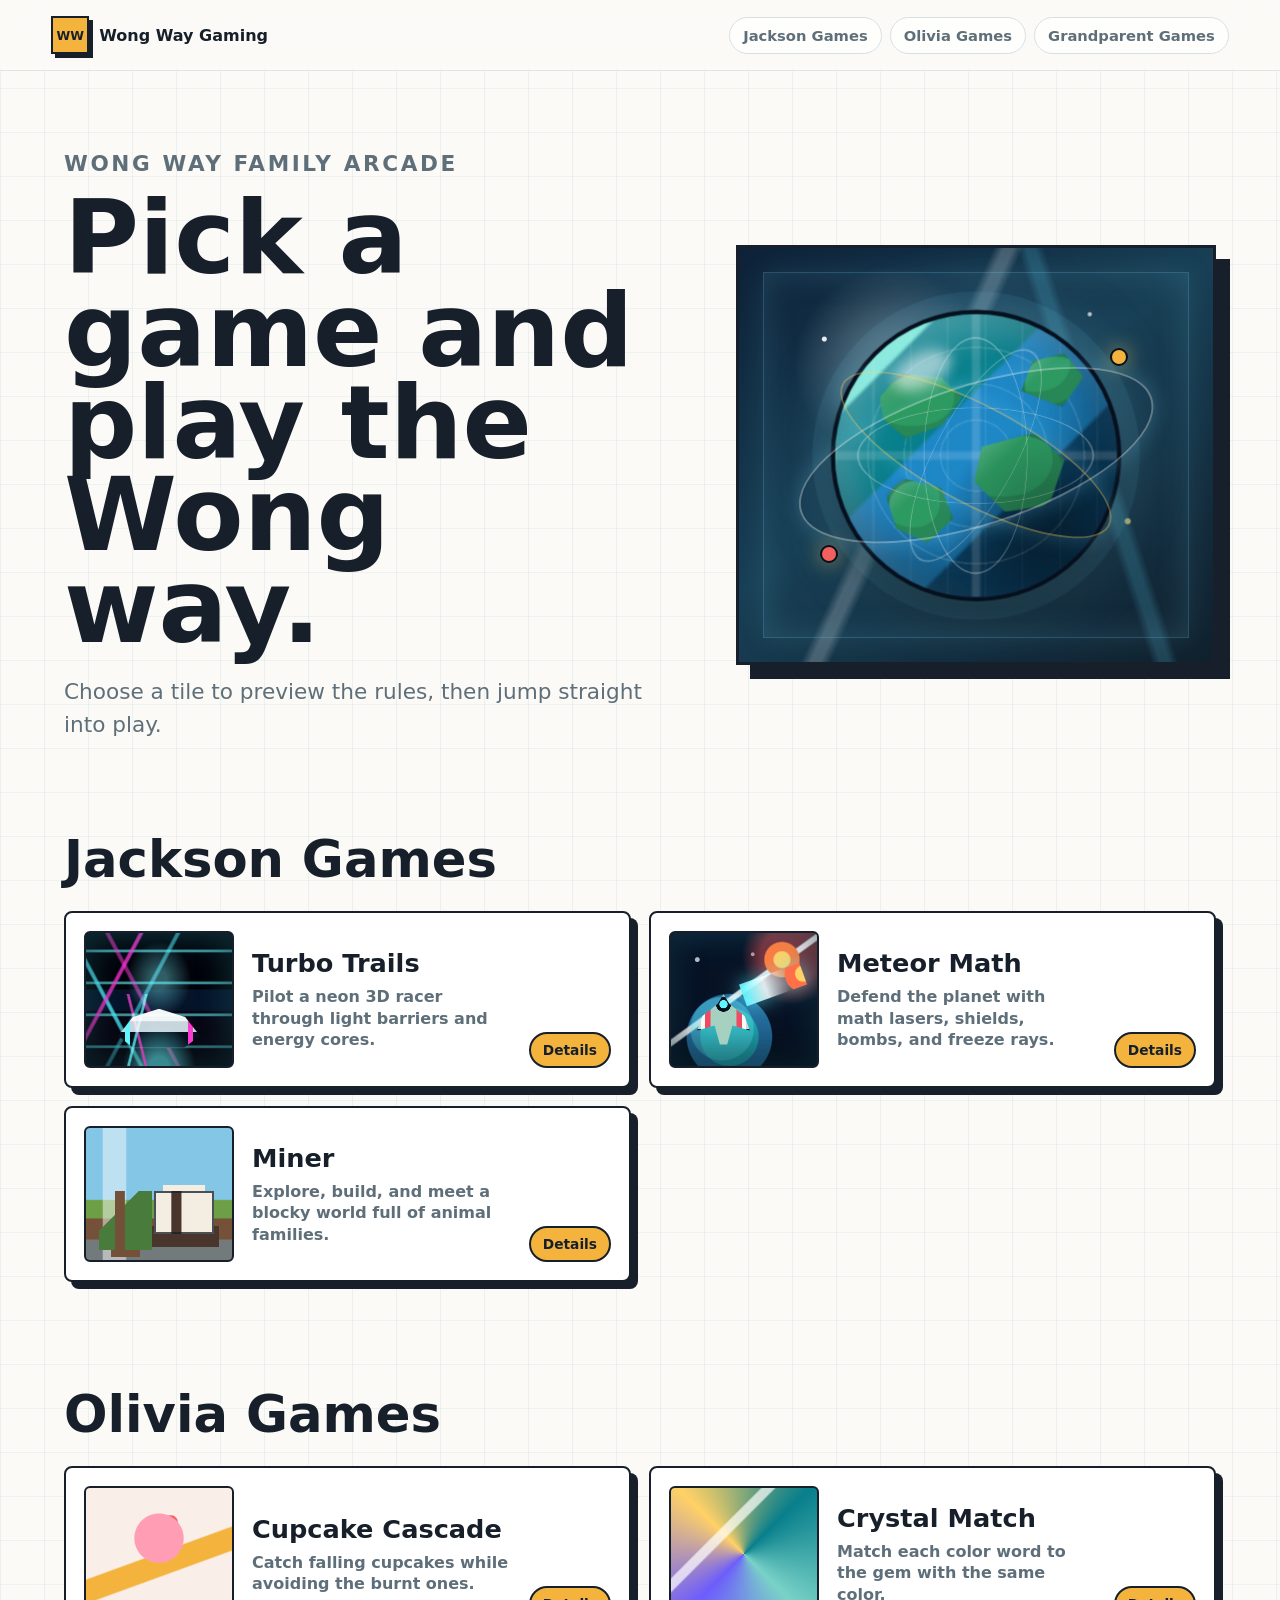
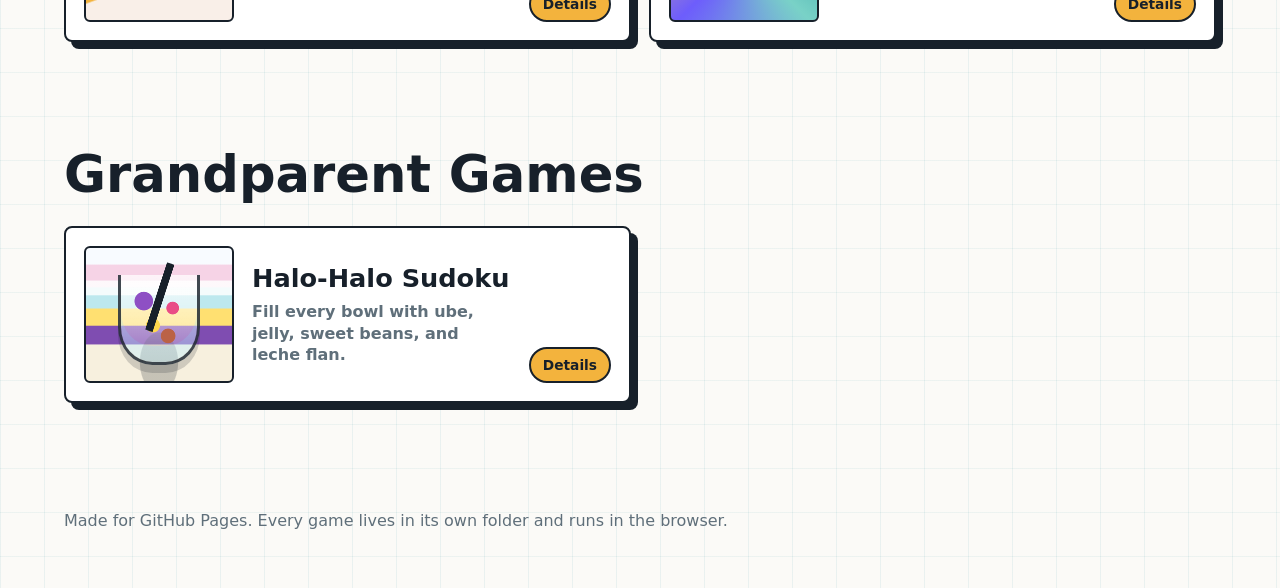
<file: index.html>
<!doctype html>
<html lang="en">
  <head>
    <meta charset="utf-8">
    <meta name="viewport" content="width=device-width, initial-scale=1">
    <title>Wong Way Gaming</title>
    <link rel="icon" href="assets/favicon.svg" type="image/svg+xml">
    <link rel="stylesheet" href="assets/styles.css">
  </head>
  <body>
    <header class="site-header">
      <a class="brand" href="./" aria-label="Wong Way Gaming home">
        <span class="brand-mark" aria-hidden="true">WW</span>
        <span>Wong Way Gaming</span>
      </a>
      <nav class="top-nav" aria-label="Game collections">
        <a href="#jackson-games">Jackson Games</a>
        <a href="#olivia-games">Olivia Games</a>
        <a href="#grandparent-games">Grandparent Games</a>
      </nav>
    </header>

    <main>
      <section class="hero" aria-labelledby="page-title">
        <div class="hero-copy">
          <p class="eyebrow">Wong Way Family Arcade</p>
          <h1 id="page-title">Pick a game and play the Wong way.</h1>
          <p>
            Choose a tile to preview the rules, then jump straight into play.
          </p>
        </div>
        <div class="hero-scene globe-scene" aria-hidden="true" data-globe-scene>
          <div class="orbit orbit-one"></div>
          <div class="orbit orbit-two"></div>
          <div class="globe-wrap">
            <div class="globe" data-globe>
              <span class="continent continent-one"></span>
              <span class="continent continent-two"></span>
              <span class="continent continent-three"></span>
              <span class="continent continent-four"></span>
              <span class="globe-line line-one"></span>
              <span class="globe-line line-two"></span>
              <span class="globe-line line-three"></span>
              <span class="globe-shine"></span>
            </div>
          </div>
          <div class="satellite satellite-one"></div>
          <div class="satellite satellite-two"></div>
        </div>
      </section>

      <section class="game-section" id="jackson-games" aria-labelledby="jackson-title">
        <div class="section-heading">
          <h2 id="jackson-title">Jackson Games</h2>
        </div>
        <div class="game-grid" data-game-group="jackson"></div>
      </section>

      <section class="game-section" id="olivia-games" aria-labelledby="olivia-title">
        <div class="section-heading">
          <h2 id="olivia-title">Olivia Games</h2>
        </div>
        <div class="game-grid" data-game-group="olivia"></div>
      </section>

      <section class="game-section" id="grandparent-games" aria-labelledby="grandparent-title">
        <div class="section-heading">
          <h2 id="grandparent-title">Grandparent Games</h2>
        </div>
        <div class="game-grid" data-game-group="grandparents"></div>
      </section>
    </main>

    <dialog class="game-dialog" id="game-dialog" aria-labelledby="dialog-title">
      <div class="dialog-layout">
        <button class="icon-button dialog-close" type="button" aria-label="Close game details" data-close-dialog>
          <span aria-hidden="true">&times;</span>
        </button>
        <div class="dialog-art" id="dialog-art" aria-hidden="true"></div>
        <div class="dialog-copy">
          <p class="eyebrow" id="dialog-group"></p>
          <h2 id="dialog-title"></h2>
          <p id="dialog-description"></p>
          <dl class="game-facts">
            <div>
              <dt>Goal</dt>
              <dd id="dialog-goal"></dd>
            </div>
            <div>
              <dt>Controls</dt>
              <dd id="dialog-controls"></dd>
            </div>
          </dl>
          <div class="dialog-actions">
            <a class="primary-action" id="dialog-play" href="#">Play</a>
            <button class="secondary-action" type="button" data-close-dialog>Back</button>
          </div>
        </div>
      </div>
    </dialog>

    <footer class="site-footer">
      <p>Made for GitHub Pages. Every game lives in its own folder and runs in the browser.</p>
    </footer>

    <script src="assets/games.js"></script>
    <script src="assets/main.js"></script>
  </body>
</html>
</file>
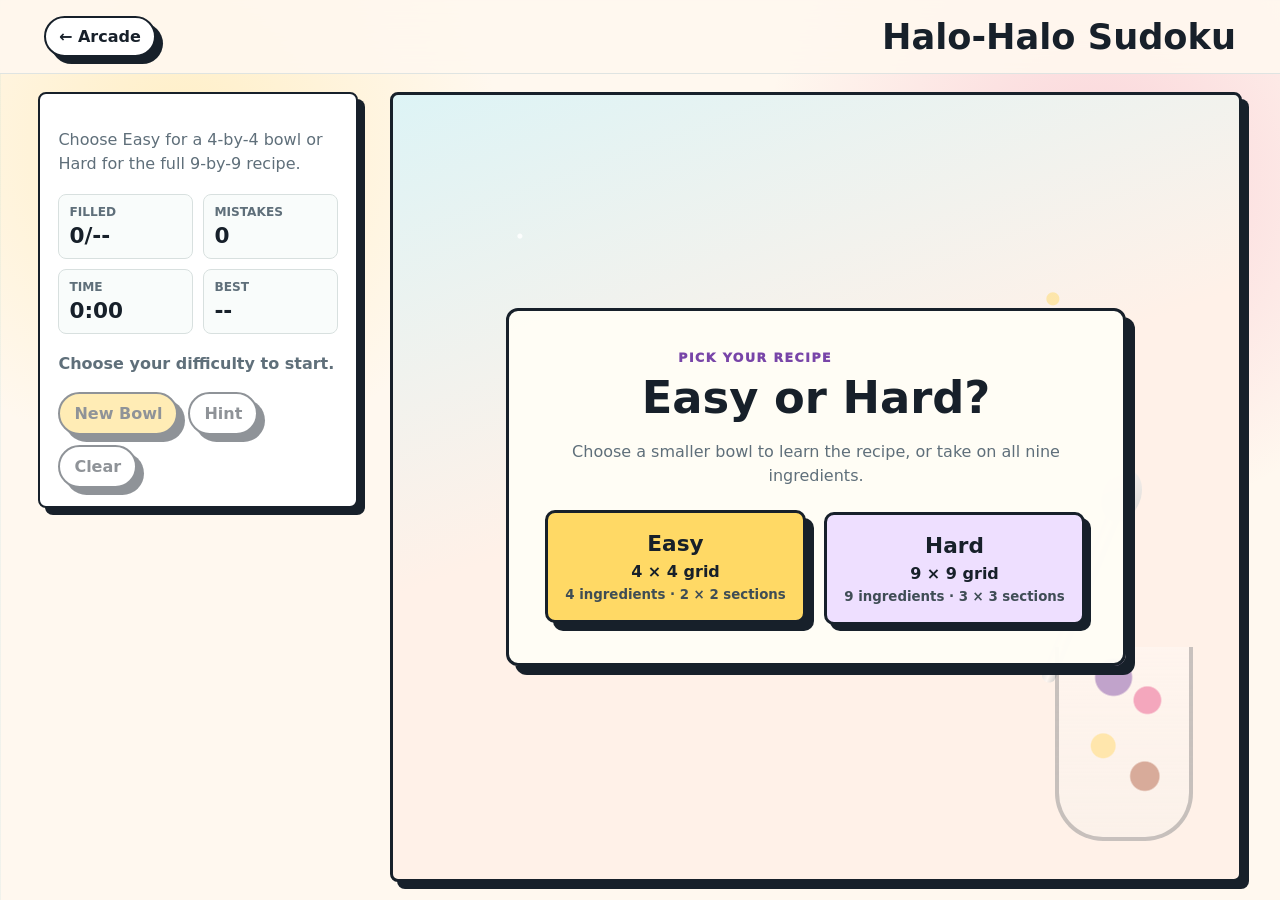
<file: games/grandparents/halo-halo-sudoku/index.html>
<!doctype html>
<html lang="en">
  <head>
    <meta charset="utf-8">
    <meta name="viewport" content="width=device-width, initial-scale=1">
    <title>Halo-Halo Sudoku | Wong Way Gaming</title>
    <link rel="stylesheet" href="../../shared/game-shell.css">
    <link rel="stylesheet" href="styles.css?v=easy-hard">
  </head>
  <body>
    <div class="game-page">
      <header class="game-header">
        <a class="back-link" href="../../../">&larr; Arcade</a>
        <h1 class="game-title">Halo-Halo Sudoku</h1>
      </header>
      <main class="game-main">
        <aside class="info-panel">
          <p id="instructions">Choose Easy for a 4-by-4 bowl or Hard for the full 9-by-9 recipe.</p>
          <div class="stat-grid">
            <div class="stat"><span>Filled</span><strong id="filled">0/--</strong></div>
            <div class="stat"><span>Mistakes</span><strong id="mistakes">0</strong></div>
            <div class="stat"><span>Time</span><strong id="time">0:00</strong></div>
            <div class="stat"><span>Best</span><strong id="best">--</strong></div>
          </div>
          <p class="status-line" id="status">Choose your difficulty to start.</p>
          <div class="control-row">
            <button class="game-button" id="new-button" type="button" disabled>New Bowl</button>
            <button class="game-button secondary" id="hint-button" type="button" disabled>Hint</button>
            <button class="game-button secondary" id="clear-button" type="button" disabled>Clear</button>
            <button class="game-button secondary" id="difficulty-button" type="button" hidden>Difficulty</button>
          </div>
        </aside>
        <section class="stage halo-stage" aria-label="Halo-Halo Sudoku game">
          <div class="dessert-scene" aria-hidden="true">
            <span class="dessert-spoon"></span>
            <span class="dessert-glass"></span>
          </div>
          <div class="difficulty-screen" id="difficulty-screen">
            <div class="difficulty-card" role="group" aria-labelledby="difficulty-title" aria-describedby="difficulty-description">
              <p class="difficulty-kicker">Pick your recipe</p>
              <h2 id="difficulty-title">Easy or Hard?</h2>
              <p id="difficulty-description">Choose a smaller bowl to learn the recipe, or take on all nine ingredients.</p>
              <div class="difficulty-options">
                <button class="difficulty-choice easy-choice" type="button" data-difficulty="easy">
                  <strong>Easy</strong>
                  <span>4 × 4 grid</span>
                  <small>4 ingredients · 2 × 2 sections</small>
                </button>
                <button class="difficulty-choice hard-choice" type="button" data-difficulty="hard">
                  <strong>Hard</strong>
                  <span>9 × 9 grid</span>
                  <small>9 ingredients · 3 × 3 sections</small>
                </button>
              </div>
            </div>
          </div>
          <div class="sudoku-board" id="board" aria-label="Sudoku board" hidden></div>
          <div class="ingredient-tray" id="ingredient-tray" aria-label="Ingredient choices" hidden></div>
        </section>
      </main>
    </div>
    <script src="game.js?v=easy-hard"></script>
  </body>
</html>
</file>
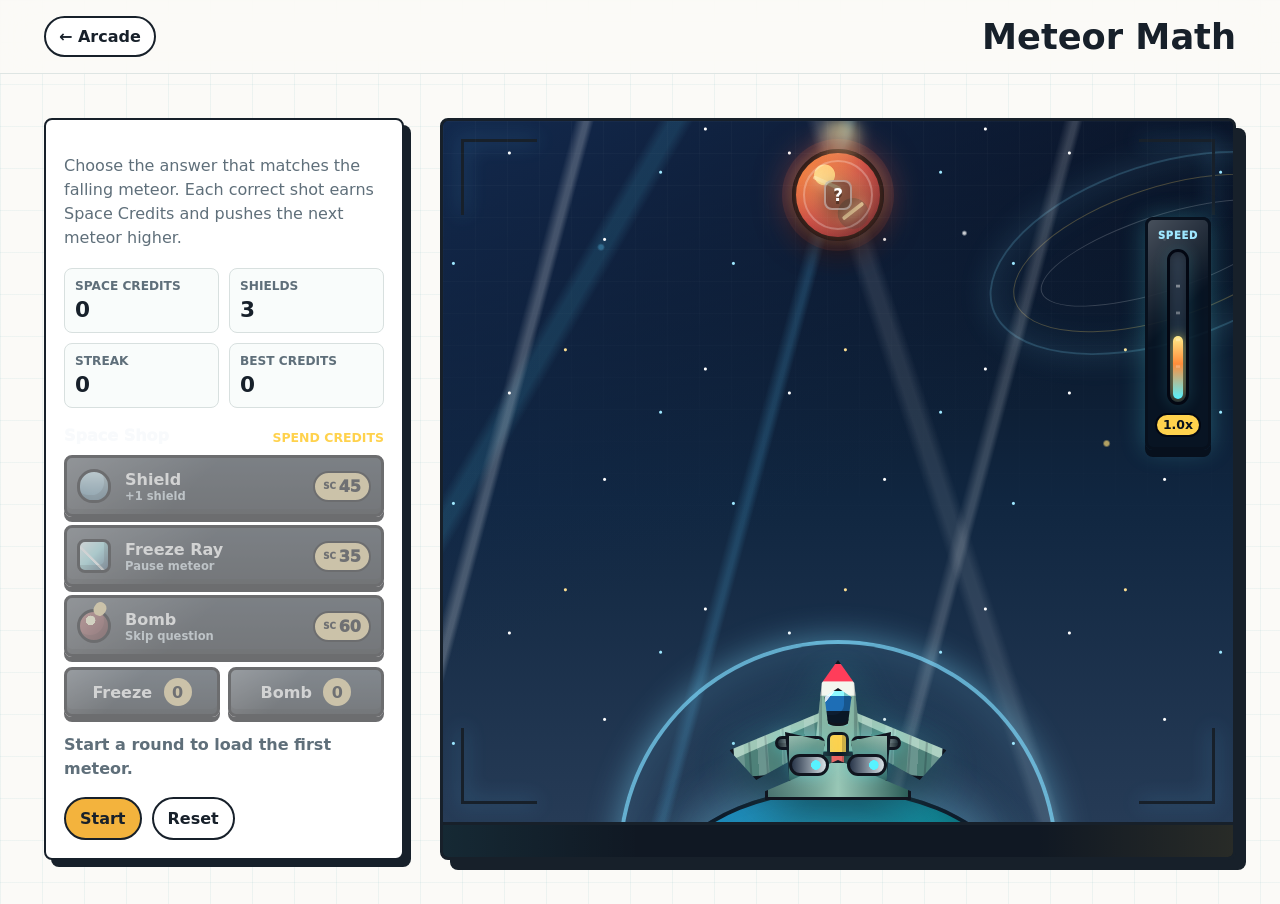
<file: games/jackson/meteor-math/index.html>
<!doctype html>
<html lang="en">
  <head>
    <meta charset="utf-8">
    <meta name="viewport" content="width=device-width, initial-scale=1">
    <title>Meteor Math | Wong Way Gaming</title>
    <link rel="stylesheet" href="../../shared/game-shell.css">
    <link rel="stylesheet" href="styles.css">
  </head>
  <body>
    <div class="game-page">
      <header class="game-header">
        <a class="back-link" href="../../../">&larr; Arcade</a>
        <h1 class="game-title">Meteor Math</h1>
      </header>
      <main class="game-main">
        <aside class="info-panel">
          <p>Choose the answer that matches the falling meteor. Each correct shot earns Space Credits and pushes the next meteor higher.</p>
          <div class="stat-grid">
            <div class="stat credit-stat"><span>Space Credits</span><strong id="score">0</strong></div>
            <div class="stat"><span>Shields</span><strong id="shields">3</strong></div>
            <div class="stat"><span>Streak</span><strong id="streak">0</strong></div>
            <div class="stat"><span>Best Credits</span><strong id="best">0</strong></div>
          </div>
          <div class="shop-panel" aria-label="Space Shop">
            <div class="shop-heading">
              <span>Space Shop</span>
              <strong>Spend credits</strong>
            </div>
            <div class="shop-grid">
              <button class="shop-item" id="buy-shield" type="button" data-cost="45">
                <span class="shop-icon shield-icon" aria-hidden="true"></span>
                <span><strong>Shield</strong><small>+1 shield</small></span>
                <em>45</em>
              </button>
              <button class="shop-item" id="buy-freeze" type="button" data-cost="35">
                <span class="shop-icon freeze-icon" aria-hidden="true"></span>
                <span><strong>Freeze Ray</strong><small>Pause meteor</small></span>
                <em>35</em>
              </button>
              <button class="shop-item" id="buy-bomb" type="button" data-cost="60">
                <span class="shop-icon bomb-icon" aria-hidden="true"></span>
                <span><strong>Bomb</strong><small>Skip question</small></span>
                <em>60</em>
              </button>
            </div>
            <div class="inventory-row">
              <button class="inventory-button" id="use-freeze" type="button">Freeze <strong id="freeze-count">0</strong></button>
              <button class="inventory-button" id="use-bomb" type="button">Bomb <strong id="bomb-count">0</strong></button>
            </div>
          </div>
          <p class="status-line" id="status">Start a round to load the first meteor.</p>
          <div class="control-row">
            <button class="game-button" id="start-button" type="button">Start</button>
            <button class="game-button secondary" id="reset-button" type="button">Reset</button>
          </div>
        </aside>
        <section class="stage math-stage" aria-label="Meteor Math game">
          <div class="sky">
            <div class="starfield layer-back" aria-hidden="true"></div>
            <div class="orbital-rings" aria-hidden="true"></div>
            <div class="speed-lines" aria-hidden="true"></div>
            <div class="battle-hud" aria-hidden="true">
              <span></span>
              <span></span>
              <span></span>
              <span></span>
            </div>
            <div class="speed-banner" id="speed-banner" aria-hidden="true">Meteors incoming faster</div>
            <div class="speed-meter" id="speed-meter" role="meter" aria-label="Meteor speed" aria-valuemin="1" aria-valuemax="2.2" aria-valuenow="1">
              <span class="speed-meter-label">Speed</span>
              <div class="speed-track" aria-hidden="true">
                <span class="speed-fill" id="speed-fill"></span>
              </div>
              <strong id="speed-readout">1.0x</strong>
            </div>
            <div class="beam" id="beam" aria-hidden="true"></div>
            <div class="impact-ring" id="impact-ring" aria-hidden="true"></div>
            <div class="floating-score" id="floating-score" aria-hidden="true"></div>
            <div class="ship-burst" id="ship-burst" aria-hidden="true"></div>
            <div class="game-over-banner" id="game-over-banner" aria-hidden="true">Game Over</div>
            <div class="meteor" id="meteor">
              <span class="meteor-glow" aria-hidden="true"></span>
              <span id="problem">?</span>
              <span class="meteor-crack crack-a" aria-hidden="true"></span>
              <span class="meteor-crack crack-b" aria-hidden="true"></span>
            </div>
            <div class="planet-shield" aria-hidden="true">
              <div class="planet"></div>
              <div class="shield-dome" id="shield-dome"></div>
            </div>
            <div class="space-plane" aria-hidden="true">
              <span class="wing wing-left"></span>
              <span class="wing wing-right"></span>
              <span class="fuselage"></span>
              <span class="canopy"></span>
              <span class="wing-laser laser-left"></span>
              <span class="wing-laser laser-right"></span>
              <span class="side-fin fin-left"></span>
              <span class="side-fin fin-right"></span>
              <span class="tail-fin"></span>
              <span class="engine-pod pod-left"></span>
              <span class="engine-pod pod-right"></span>
            </div>
          </div>
          <div class="answer-row" id="answers"></div>
        </section>
      </main>
    </div>
    <script src="game.js"></script>
  </body>
</html>
</file>
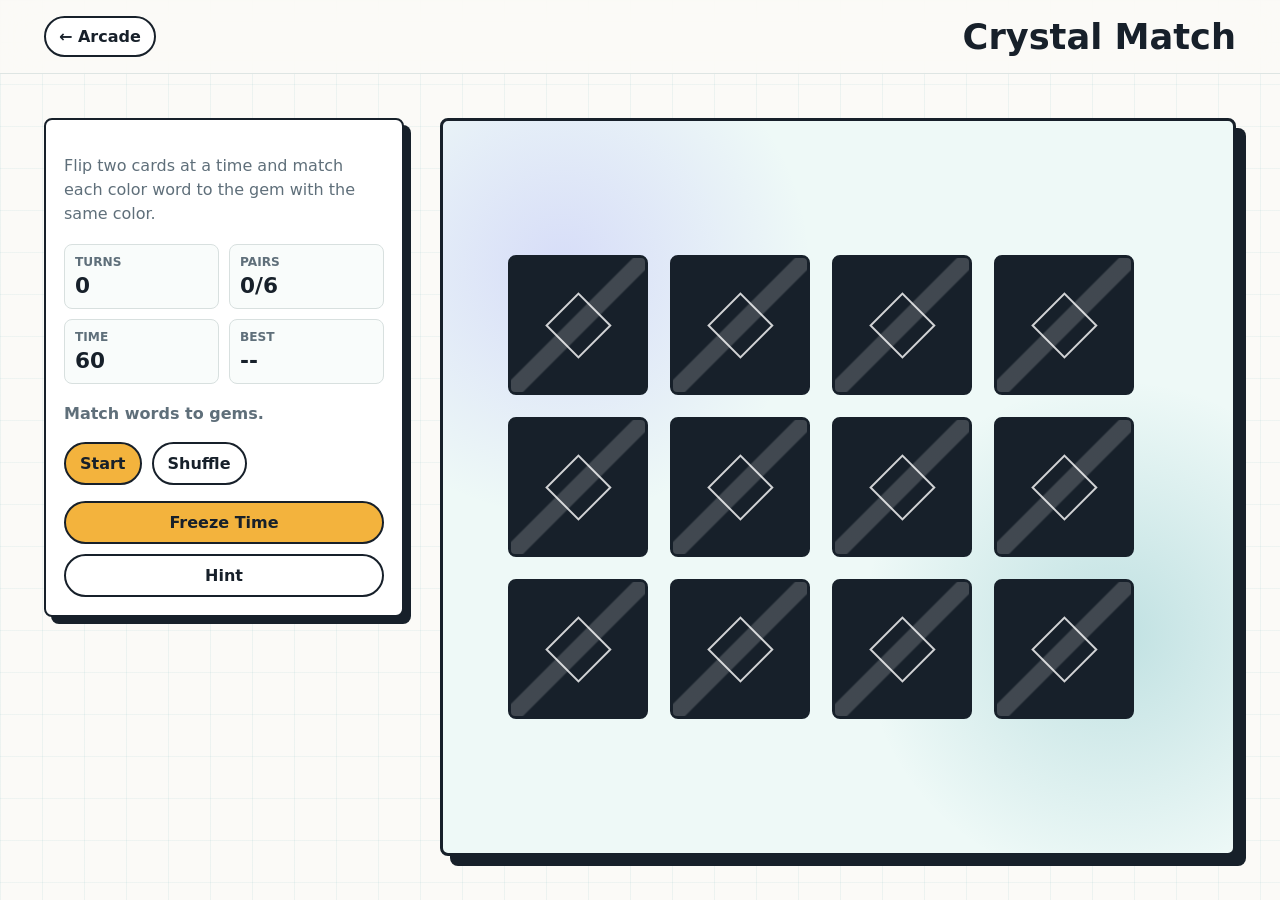
<file: games/olivia/crystal-match/index.html>
<!doctype html>
<html lang="en">
  <head>
    <meta charset="utf-8">
    <meta name="viewport" content="width=device-width, initial-scale=1">
    <title>Crystal Match | Wong Way Gaming</title>
    <link rel="stylesheet" href="../../shared/game-shell.css">
    <link rel="stylesheet" href="styles.css">
  </head>
  <body>
    <div class="game-page">
      <header class="game-header">
        <a class="back-link" href="../../../">&larr; Arcade</a>
        <h1 class="game-title">Crystal Match</h1>
      </header>
      <main class="game-main">
        <aside class="info-panel">
          <p>Flip two cards at a time and match each color word to the gem with the same color.</p>
          <div class="stat-grid">
            <div class="stat"><span>Turns</span><strong id="turns">0</strong></div>
            <div class="stat"><span>Pairs</span><strong id="pairs">0/6</strong></div>
            <div class="stat"><span>Time</span><strong id="time">60</strong></div>
            <div class="stat"><span>Best</span><strong id="best">--</strong></div>
          </div>
          <p class="status-line" id="status">Match words to gems.</p>
          <div class="control-row">
            <button class="game-button" id="start-button" type="button">Start</button>
            <button class="game-button secondary" id="reset-button" type="button">Shuffle</button>
          </div>
          <div class="power-panel" aria-label="Crystal powers">
            <button class="game-button power-button" id="freeze-button" type="button">Freeze Time</button>
            <button class="game-button power-button secondary" id="hint-button" type="button">Hint</button>
          </div>
        </aside>
        <section class="stage memory-stage" aria-label="Crystal Match game">
          <div class="memory-board" id="board"></div>
          <div class="freeze-effect" id="freeze-effect" aria-hidden="true">
            <div class="freeze-countdown"><span id="freeze-timer">10</span></div>
            <span class="ice-crystal ice-one"></span>
            <span class="ice-crystal ice-two"></span>
            <span class="ice-crystal ice-three"></span>
            <span class="ice-crystal ice-four"></span>
          </div>
          <form class="scramble-panel" id="scramble-panel" hidden>
            <p class="scramble-title" id="scramble-title">Spell the word</p>
            <div class="scramble-letters" id="scramble-letters" aria-label="Scrambled letters"></div>
            <label class="scramble-label" for="scramble-answer">Put the letters in order</label>
            <div class="scramble-row">
              <input id="scramble-answer" type="text" autocomplete="off" spellcheck="false">
              <button class="game-button" type="submit">Check</button>
            </div>
            <button class="text-button" id="scramble-cancel" type="button">Cancel</button>
          </form>
          <div class="game-over-overlay" id="game-over-overlay" aria-hidden="true">Game Over</div>
        </section>
      </main>
    </div>
    <script src="game.js"></script>
  </body>
</html>
</file>
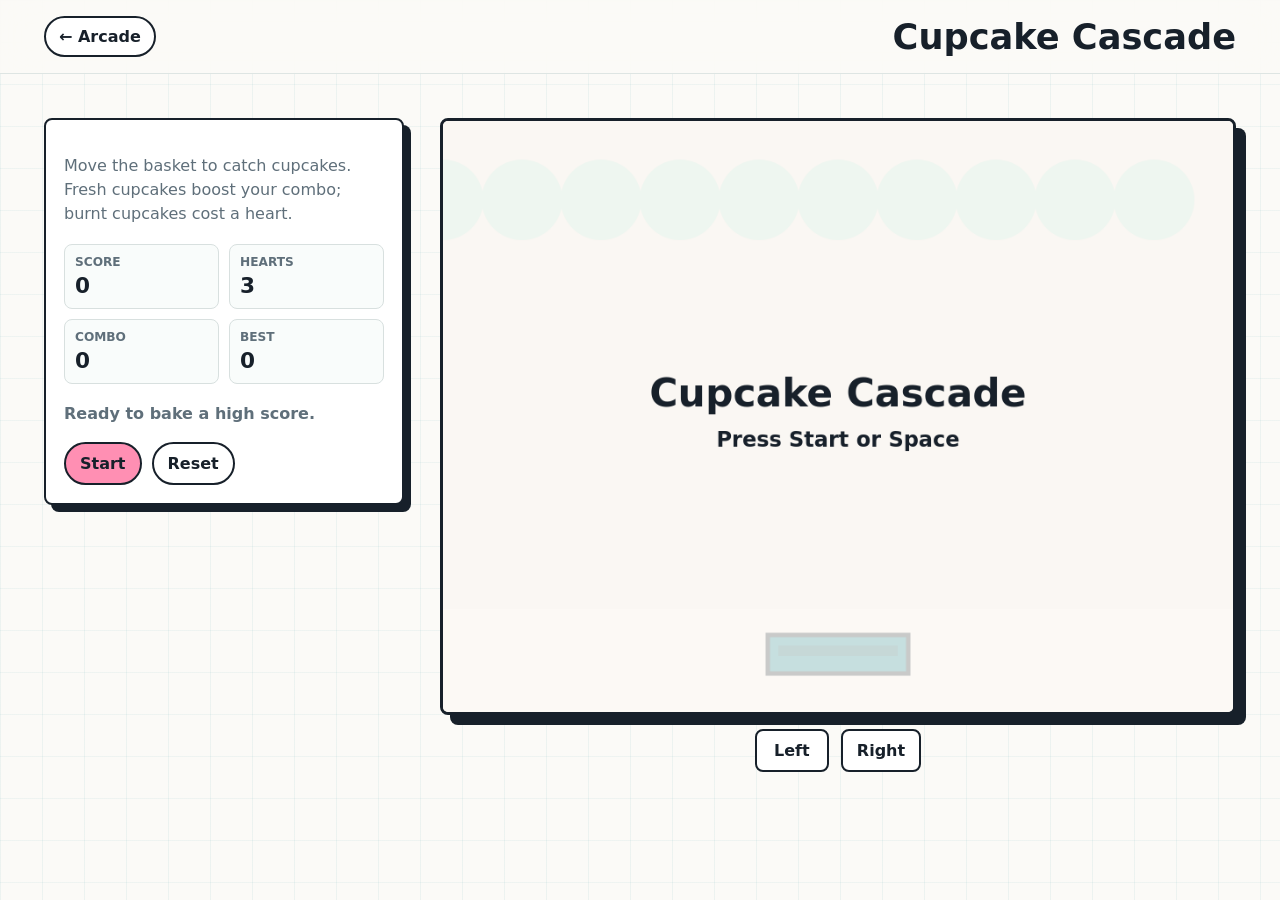
<file: games/olivia/cupcake-cascade/index.html>
<!doctype html>
<html lang="en">
  <head>
    <meta charset="utf-8">
    <meta name="viewport" content="width=device-width, initial-scale=1">
    <title>Cupcake Cascade | Wong Way Gaming</title>
    <link rel="stylesheet" href="../../shared/game-shell.css">
    <link rel="stylesheet" href="styles.css">
  </head>
  <body>
    <div class="game-page">
      <header class="game-header">
        <a class="back-link" href="../../../">&larr; Arcade</a>
        <h1 class="game-title">Cupcake Cascade</h1>
      </header>
      <main class="game-main">
        <aside class="info-panel">
          <p>Move the basket to catch cupcakes. Fresh cupcakes boost your combo; burnt cupcakes cost a heart.</p>
          <div class="stat-grid">
            <div class="stat"><span>Score</span><strong id="score">0</strong></div>
            <div class="stat"><span>Hearts</span><strong id="hearts">3</strong></div>
            <div class="stat"><span>Combo</span><strong id="combo">0</strong></div>
            <div class="stat"><span>Best</span><strong id="best">0</strong></div>
          </div>
          <p class="status-line" id="status">Ready to bake a high score.</p>
          <div class="control-row">
            <button class="game-button" id="start-button" type="button">Start</button>
            <button class="game-button secondary" id="reset-button" type="button">Reset</button>
          </div>
        </aside>
        <section class="stage-wrap" aria-label="Cupcake Cascade game">
          <canvas class="stage" id="game" width="900" height="675"></canvas>
          <div class="mobile-controls" aria-label="Basket controls">
            <button class="game-button secondary" id="left-button" type="button">Left</button>
            <button class="game-button secondary" id="right-button" type="button">Right</button>
          </div>
        </section>
      </main>
    </div>
    <script src="game.js"></script>
  </body>
</html>
</file>
<file: assets/styles.css>
:root {
  color-scheme: light;
  --ink: #17202a;
  --muted: #5f6f7a;
  --paper: #fbfaf7;
  --panel: #ffffff;
  --line: #d8e0df;
  --teal: #087f8c;
  --coral: #f25f5c;
  --gold: #f3b33d;
  --leaf: #2d9a62;
  --violet: #6d5dfc;
  --shadow: 0 18px 50px rgba(27, 39, 49, 0.16);
}

* {
  box-sizing: border-box;
}

html {
  scroll-behavior: smooth;
}

body {
  margin: 0;
  color: var(--ink);
  background:
    linear-gradient(90deg, rgba(8, 127, 140, 0.07) 1px, transparent 1px),
    linear-gradient(rgba(8, 127, 140, 0.06) 1px, transparent 1px),
    var(--paper);
  background-size: 44px 44px;
  font-family: Inter, ui-sans-serif, system-ui, -apple-system, BlinkMacSystemFont, "Segoe UI", sans-serif;
}

a {
  color: inherit;
}

button,
a {
  -webkit-tap-highlight-color: transparent;
}

.site-header {
  position: sticky;
  top: 0;
  z-index: 10;
  display: flex;
  align-items: center;
  justify-content: space-between;
  gap: 24px;
  padding: 16px clamp(18px, 4vw, 56px);
  border-bottom: 1px solid rgba(216, 224, 223, 0.8);
  background: rgba(251, 250, 247, 0.88);
  backdrop-filter: blur(18px);
}

.brand {
  display: inline-flex;
  align-items: center;
  gap: 10px;
  font-weight: 800;
  text-decoration: none;
}

.brand-mark {
  display: grid;
  width: 38px;
  height: 38px;
  place-items: center;
  border: 2px solid var(--ink);
  background: var(--gold);
  box-shadow: 4px 4px 0 var(--ink);
  font-size: 0.78rem;
}

.top-nav {
  display: flex;
  gap: 8px;
}

.top-nav a {
  border: 1px solid var(--line);
  border-radius: 999px;
  padding: 9px 13px;
  background: rgba(255, 255, 255, 0.72);
  color: var(--muted);
  font-size: 0.92rem;
  font-weight: 700;
  text-decoration: none;
}

.top-nav a:hover {
  border-color: var(--teal);
  color: var(--teal);
}

main {
  min-height: 100vh;
}

.hero {
  display: grid;
  grid-template-columns: minmax(0, 1fr) minmax(300px, 480px);
  align-items: center;
  gap: clamp(24px, 6vw, 78px);
  padding: clamp(38px, 6vw, 76px) clamp(18px, 5vw, 72px) 28px;
}

.hero h1 {
  max-width: 780px;
  margin: 0;
  font-size: clamp(3rem, 8vw, 7.4rem);
  line-height: 0.9;
  letter-spacing: 0;
}

.hero p {
  max-width: 680px;
  color: var(--muted);
  font-size: clamp(1.02rem, 2vw, 1.35rem);
  line-height: 1.55;
}

.eyebrow {
  margin: 0 0 12px;
  color: var(--teal);
  font-size: 0.78rem;
  font-weight: 900;
  letter-spacing: 0.12em;
  text-transform: uppercase;
}

.hero-scene {
  position: relative;
  min-height: 420px;
  border: 3px solid var(--ink);
  background:
    radial-gradient(circle at var(--cursor-light-x, 32%) var(--cursor-light-y, 28%), rgba(255, 255, 255, 0.32), transparent 22%),
    radial-gradient(circle at 18% 22%, rgba(255, 255, 255, 0.9) 0 2px, transparent 3px),
    radial-gradient(circle at 74% 16%, rgba(255, 255, 255, 0.72) 0 1px, transparent 3px),
    radial-gradient(circle at 82% 66%, rgba(255, 221, 117, 0.72) 0 2px, transparent 4px),
    linear-gradient(145deg, #0d2137, #183f55 46%, #10202d);
  box-shadow: 14px 14px 0 var(--ink);
  overflow: hidden;
  --tilt-x: 0deg;
  --tilt-y: 0deg;
}

.globe-scene::before,
.globe-scene::after {
  position: absolute;
  pointer-events: none;
  content: "";
}

.globe-scene::before {
  inset: -24%;
  background:
    linear-gradient(115deg, transparent 0 42%, rgba(255, 255, 255, 0.22) 43% 44%, transparent 45%),
    linear-gradient(72deg, transparent 0 62%, rgba(99, 220, 255, 0.18) 63% 64%, transparent 65%);
  animation: spaceSweep 7s linear infinite;
}

.globe-scene::after {
  inset: 24px;
  border: 1px solid rgba(126, 221, 255, 0.24);
  box-shadow:
    inset 0 0 34px rgba(126, 221, 255, 0.16),
    0 0 26px rgba(126, 221, 255, 0.1);
}

.globe-wrap {
  position: absolute;
  inset: 42px;
  display: grid;
  place-items: center;
  perspective: 900px;
  transform:
    rotateX(var(--tilt-y))
    rotateY(var(--tilt-x));
  transform-style: preserve-3d;
  transition: transform 140ms ease-out;
}

.globe {
  position: relative;
  width: min(72%, 330px);
  max-width: calc(100% - 24px);
  max-height: calc(100% - 24px);
  aspect-ratio: 1;
  border: 4px solid #07101d;
  border-radius: 50%;
  background:
    radial-gradient(circle at 34% 28%, rgba(255, 255, 255, 0.78), transparent 0 8%, transparent 18%),
    radial-gradient(circle at 68% 72%, rgba(7, 16, 29, 0.34), transparent 30%),
    repeating-linear-gradient(90deg, rgba(255, 255, 255, 0.08) 0 2px, transparent 2px 36px),
    linear-gradient(135deg, #6ee7d8 0 18%, #087f8c 19% 38%, #1e88c7 39% 64%, #0d4d74 65% 100%);
  box-shadow:
    inset -34px -42px 56px rgba(7, 16, 29, 0.48),
    inset 22px 20px 34px rgba(255, 255, 255, 0.24),
    0 22px 38px rgba(0, 0, 0, 0.38),
    0 0 0 18px rgba(126, 221, 255, 0.08),
    0 0 64px rgba(126, 221, 255, 0.34);
  overflow: hidden;
  transform: translateZ(32px);
  animation: globeFloat 5s ease-in-out infinite;
}

.globe::before,
.globe::after {
  position: absolute;
  inset: 0;
  pointer-events: none;
  content: "";
}

.globe::before {
  border-radius: 50%;
  background:
    linear-gradient(90deg, transparent 48%, rgba(255, 255, 255, 0.2) 49% 51%, transparent 52%),
    linear-gradient(0deg, transparent 48%, rgba(255, 255, 255, 0.18) 49% 51%, transparent 52%),
    repeating-radial-gradient(circle at 50% 50%, transparent 0 33px, rgba(255, 255, 255, 0.18) 34px 35px);
  mix-blend-mode: screen;
  opacity: 0.74;
}

.globe::after {
  border-radius: 50%;
  background:
    radial-gradient(circle at var(--cursor-light-x, 32%) var(--cursor-light-y, 28%), rgba(255, 255, 255, 0.62), transparent 0 20%, transparent 28%),
    radial-gradient(circle at 76% 76%, rgba(0, 0, 0, 0.28), transparent 34%);
}

.continent {
  position: absolute;
  display: block;
  border: 3px solid rgba(7, 16, 29, 0.24);
  background:
    linear-gradient(135deg, rgba(255, 255, 255, 0.22), transparent 34%),
    var(--leaf);
  box-shadow:
    inset -10px -12px 0 rgba(0, 0, 0, 0.12),
    0 6px 14px rgba(0, 0, 0, 0.22);
  animation: continentDrift 16s linear infinite;
}

.continent-one {
  top: 20%;
  left: 14%;
  width: 33%;
  height: 25%;
  border-radius: 58% 42% 48% 52%;
  clip-path: polygon(6% 38%, 28% 4%, 72% 10%, 94% 38%, 72% 78%, 34% 96%, 10% 70%);
}

.continent-two {
  top: 42%;
  left: 48%;
  width: 34%;
  height: 28%;
  border-radius: 44% 56% 58% 42%;
  clip-path: polygon(12% 18%, 66% 0, 98% 34%, 82% 92%, 36% 100%, 4% 62%);
  animation-delay: -5s;
}

.continent-three {
  top: 58%;
  left: 18%;
  width: 24%;
  height: 23%;
  border-radius: 46% 54% 42% 58%;
  clip-path: polygon(24% 0, 82% 16%, 100% 62%, 62% 100%, 16% 78%, 0 26%);
  animation-delay: -9s;
}

.continent-four {
  top: 14%;
  right: 12%;
  width: 22%;
  height: 19%;
  border-radius: 55% 45% 62% 38%;
  clip-path: polygon(18% 14%, 70% 0, 100% 44%, 66% 100%, 0 70%);
  animation-delay: -12s;
}

.globe-line {
  position: absolute;
  inset: 8%;
  border: 2px solid rgba(255, 255, 255, 0.26);
  border-radius: 50%;
  transform: rotateY(64deg);
  pointer-events: none;
}

.line-two {
  transform: rotateX(66deg);
}

.line-three {
  transform: rotate(28deg) rotateY(70deg);
}

.globe-shine {
  position: absolute;
  top: 14%;
  left: 20%;
  width: 22%;
  height: 12%;
  border-radius: 50%;
  background: rgba(255, 255, 255, 0.56);
  filter: blur(6px);
  transform: rotate(-28deg);
}

.orbit {
  position: absolute;
  left: 50%;
  top: 50%;
  z-index: 2;
  width: 78%;
  height: 34%;
  border: 2px solid rgba(255, 255, 255, 0.32);
  border-radius: 50%;
  transform: translate(-50%, -50%) rotate(-18deg);
  box-shadow: 0 0 22px rgba(126, 221, 255, 0.24);
  pointer-events: none;
}

.orbit-two {
  width: 64%;
  height: 24%;
  border-color: rgba(255, 211, 102, 0.34);
  transform: translate(-50%, -50%) rotate(28deg);
}

.satellite {
  position: absolute;
  z-index: 4;
  width: 18px;
  height: 18px;
  border: 2px solid #07101d;
  border-radius: 50%;
  background: var(--gold);
  box-shadow: 0 0 20px rgba(255, 211, 102, 0.58);
}

.satellite-one {
  top: 24%;
  right: 18%;
  animation: satellitePulse 2.8s ease-in-out infinite;
}

.satellite-two {
  left: 17%;
  bottom: 24%;
  background: var(--coral);
  animation: satellitePulse 3.5s ease-in-out infinite 0.6s;
}

.game-section {
  padding: 38px clamp(18px, 5vw, 72px) 64px;
}

.section-heading {
  display: flex;
  align-items: end;
  justify-content: space-between;
  gap: 20px;
  margin-bottom: 22px;
}

.section-heading h2 {
  margin: 0;
  font-size: clamp(2rem, 4vw, 3.9rem);
}

.game-grid {
  display: grid;
  grid-template-columns: repeat(2, minmax(0, 1fr));
  gap: 18px;
}

.game-tile {
  position: relative;
  display: grid;
  grid-template-columns: 150px 1fr auto;
  align-items: center;
  gap: 18px;
  min-height: 172px;
  width: 100%;
  padding: 18px;
  border: 2px solid var(--ink);
  border-radius: 8px;
  background: var(--panel);
  box-shadow: 7px 7px 0 var(--ink);
  color: var(--ink);
  cursor: pointer;
  font: inherit;
  text-align: left;
  transition: transform 160ms ease, box-shadow 160ms ease;
}

.game-tile:hover,
.game-tile:focus-visible {
  transform: translate(-2px, -2px);
  box-shadow: 10px 10px 0 var(--ink);
  outline: none;
}

.tile-art,
.dialog-art {
  position: relative;
  display: block;
  border: 2px solid var(--ink);
  border-radius: 6px;
  background-color: #eef7f3;
  background-repeat: no-repeat;
  overflow: hidden;
}

.tile-art {
  width: 100%;
  aspect-ratio: 1.1;
}

.tile-copy {
  display: grid;
  gap: 8px;
}

.tile-title {
  font-size: clamp(1.35rem, 2vw, 2rem);
  font-weight: 900;
}

.tile-tagline {
  color: var(--muted);
  font-weight: 650;
  line-height: 1.35;
}

.tile-cta {
  align-self: end;
  border: 2px solid var(--ink);
  border-radius: 999px;
  padding: 8px 12px;
  background: var(--gold);
  font-size: 0.86rem;
  font-weight: 900;
}

.turbo .tile-art,
.turbo.dialog-art {
  background:
    radial-gradient(ellipse at 50% 35%, rgba(123, 243, 255, 0.38) 0 7%, transparent 31%),
    linear-gradient(118deg, transparent 0 24%, rgba(255, 51, 214, 0.75) 25% 26%, transparent 27%),
    linear-gradient(62deg, transparent 0 24%, rgba(78, 240, 255, 0.78) 25% 26%, transparent 27%),
    linear-gradient(118deg, transparent 0 41%, rgba(78, 240, 255, 0.52) 42% 43%, transparent 44%),
    linear-gradient(62deg, transparent 0 41%, rgba(255, 51, 214, 0.52) 42% 43%, transparent 44%),
    repeating-linear-gradient(0deg, transparent 0 13%, rgba(102, 247, 255, 0.58) 14% 15%, transparent 16% 24%),
    linear-gradient(180deg, #02030a 0 42%, #06142a 43% 58%, #080714 59% 100%);
  box-shadow: inset 0 -24px 34px rgba(0, 0, 0, 0.48), inset 0 0 34px rgba(77, 238, 255, 0.28);
}

.meteor .tile-art,
.meteor.dialog-art {
  background:
    radial-gradient(circle at 76% 20%, #ffd166 0 5%, #ff7a3d 6% 11%, transparent 12%),
    radial-gradient(circle at 35% 72%, rgba(101, 247, 255, 0.34) 0 23%, transparent 24%),
    linear-gradient(144deg, transparent 0 44%, rgba(255, 255, 255, 0.88) 45% 47%, transparent 48%),
    radial-gradient(circle at 40% 78%, #1fa6b2 0 21%, #236c9d 22% 31%, transparent 32%),
    radial-gradient(circle at 82% 17%, rgba(255, 84, 84, 0.45) 0 18%, transparent 30%),
    radial-gradient(circle at 18% 20%, rgba(255, 255, 255, 0.72) 0 1.2%, transparent 1.8%),
    radial-gradient(circle at 56% 16%, rgba(255, 255, 255, 0.65) 0 1%, transparent 1.7%),
    linear-gradient(180deg, #071225 0 100%);
  box-shadow: inset 0 -22px 32px rgba(0, 0, 0, 0.42), inset 0 0 34px rgba(64, 222, 255, 0.2);
}

.turbo .tile-art::before,
.turbo.dialog-art::before {
  content: "";
  position: absolute;
  left: 22%;
  right: 22%;
  bottom: 9%;
  height: 34%;
  background:
    linear-gradient(90deg, transparent 0 8%, #61f7ff 9% 14%, transparent 15% 85%, #ff38d4 86% 91%, transparent 92%),
    linear-gradient(180deg, rgba(255, 255, 255, 0.94) 0 27%, #c7d5dc 28% 50%, #06101d 51% 100%);
  clip-path: polygon(50% 0, 82% 18%, 100% 60%, 81% 86%, 18% 86%, 0 60%, 18% 18%);
  filter: drop-shadow(0 8px 0 rgba(0, 0, 0, 0.5)) drop-shadow(0 0 14px rgba(95, 247, 255, 0.65));
}

.turbo .tile-art::after,
.turbo.dialog-art::after {
  content: "";
  position: absolute;
  left: 8%;
  right: 8%;
  bottom: -2%;
  height: 56%;
  background:
    linear-gradient(104deg, transparent 0 33%, rgba(95, 247, 255, 0.85) 34% 35%, transparent 36%),
    linear-gradient(76deg, transparent 0 33%, rgba(255, 56, 212, 0.82) 34% 35%, transparent 36%),
    radial-gradient(ellipse at 50% 100%, rgba(99, 247, 255, 0.6) 0 11%, transparent 42%);
  opacity: 0.86;
  mix-blend-mode: screen;
}

.meteor .tile-art::before,
.meteor.dialog-art::before {
  content: "";
  position: absolute;
  left: 18%;
  bottom: 16%;
  width: 36%;
  height: 38%;
  background:
    radial-gradient(circle at 50% 20%, #5ff7ff 0 8%, #06111d 9% 15%, transparent 16%),
    linear-gradient(90deg, transparent 0 7%, #f4fbf8 8% 15%, #f04a62 16% 25%, #a6d0bf 26% 74%, #f04a62 75% 84%, #f4fbf8 85% 92%, transparent 93%),
    linear-gradient(180deg, #f04a62 0 16%, #c8dfd0 17% 68%, #071827 69% 100%);
  clip-path: polygon(50% 0, 61% 19%, 90% 43%, 100% 72%, 67% 62%, 57% 100%, 43% 100%, 33% 62%, 0 72%, 10% 43%, 39% 19%);
  filter: drop-shadow(0 6px 0 rgba(0, 0, 0, 0.5)) drop-shadow(0 0 12px rgba(95, 247, 255, 0.55));
}

.meteor .tile-art::after,
.meteor.dialog-art::after {
  content: "";
  position: absolute;
  left: 48%;
  top: 30%;
  width: 44%;
  height: 17%;
  background:
    radial-gradient(circle at 100% 50%, #ffd166 0 12%, #ff7048 13% 28%, transparent 29%),
    linear-gradient(90deg, rgba(95, 247, 255, 0.95), rgba(255, 255, 255, 0.84), transparent 74%);
  transform: rotate(-20deg);
  filter: drop-shadow(0 0 10px rgba(95, 247, 255, 0.7));
}

.miner .tile-art,
.miner.dialog-art {
  background:
    linear-gradient(90deg, transparent 0 11%, rgba(255,255,255,0.48) 12% 27%, transparent 28%),
    linear-gradient(180deg, #83c6e6 0 54%, #6d9f46 55% 68%, #76513a 69% 84%, #737a7c 85% 100%);
  image-rendering: pixelated;
}

.miner .tile-art::before,
.miner.dialog-art::before {
  position: absolute;
  right: 12%;
  bottom: 20%;
  width: 39%;
  height: 29%;
  border: 2px solid rgba(23, 32, 42, 0.76);
  background:
    linear-gradient(90deg, #f4ede1 0 27%, #4a352c 28% 45%, #f4ede1 46% 100%);
  box-shadow:
    -16px 24px 0 -11px #4a352c,
    16px 24px 0 -11px #4a352c,
    0 -15px 0 -9px #f4ede1;
  content: "";
}

.miner .tile-art::after,
.miner.dialog-art::after {
  position: absolute;
  bottom: 8%;
  left: 9%;
  width: 36%;
  height: 44%;
  background:
    linear-gradient(90deg, transparent 0 30%, #755039 31% 48%, transparent 49%),
    linear-gradient(135deg, transparent 0 35%, #497c3c 36% 100%);
  box-shadow: 0 19px 0 -12px #755039;
  content: "";
}

.cupcake .tile-art,
.cupcake.dialog-art {
  background:
    radial-gradient(circle at 50% 38%, #ff9db5 0 22%, transparent 23%),
    linear-gradient(160deg, transparent 49%, var(--gold) 50% 62%, transparent 63%),
    radial-gradient(circle at 58% 26%, var(--coral) 0 5%, transparent 6%),
    #f9efe8;
}

.crystal .tile-art,
.crystal.dialog-art {
  background:
    linear-gradient(135deg, transparent 32%, rgba(255,255,255,0.7) 33% 37%, transparent 38%),
    conic-gradient(from 45deg, var(--teal), #79d2c7, var(--violet), #ffd166, var(--teal));
}

.halohalo .tile-art,
.halohalo.dialog-art {
  background:
    radial-gradient(ellipse at 50% 86%, rgba(23, 32, 42, 0.22) 0 18%, transparent 19%),
    linear-gradient(180deg, transparent 0 24%, rgba(255,255,255,0.84) 25% 35%, transparent 36%),
    linear-gradient(180deg, #f8fbff 0 12%, #f6d3e6 13% 29%, #bde8ee 30% 45%, #ffe071 46% 58%, #7f4db1 59% 72%, #f7f0de 73% 100%);
}

.halohalo .tile-art::before,
.halohalo.dialog-art::before {
  position: absolute;
  left: 22%;
  right: 22%;
  bottom: 12%;
  height: 66%;
  border: 3px solid rgba(23, 32, 42, 0.82);
  border-top: 0;
  border-radius: 0 0 42% 42%;
  background:
    radial-gradient(circle at 30% 30%, #8e4fc4 0 11%, transparent 12%),
    radial-gradient(circle at 68% 38%, #e94d86 0 8%, transparent 9%),
    radial-gradient(circle at 42% 58%, #ffd84d 0 10%, transparent 11%),
    radial-gradient(circle at 62% 70%, #bb6246 0 9%, transparent 10%),
    linear-gradient(180deg, rgba(255,255,255,0.72), rgba(255,255,255,0.2));
  box-shadow:
    inset 0 -16px 0 rgba(126, 221, 255, 0.2),
    0 8px 0 rgba(23, 32, 42, 0.18);
  content: "";
}

.halohalo .tile-art::after,
.halohalo.dialog-art::after {
  position: absolute;
  left: 32%;
  top: 10%;
  width: 38%;
  height: 54%;
  border-radius: 999px;
  background: linear-gradient(90deg, transparent 0 41%, #17202a 42% 55%, transparent 56%);
  transform: rotate(18deg);
  content: "";
}

.game-dialog {
  width: min(860px, calc(100vw - 28px));
  padding: 0;
  border: 3px solid var(--ink);
  border-radius: 8px;
  background: var(--panel);
  box-shadow: var(--shadow);
}

.game-dialog::backdrop {
  background: rgba(23, 32, 42, 0.62);
}

.dialog-layout {
  position: relative;
  display: grid;
  grid-template-columns: minmax(220px, 0.8fr) 1.2fr;
  gap: 24px;
  padding: 24px;
}

.dialog-close {
  position: absolute;
  top: 14px;
  right: 14px;
}

.icon-button {
  display: grid;
  width: 38px;
  height: 38px;
  place-items: center;
  border: 2px solid var(--ink);
  border-radius: 50%;
  background: #fff;
  color: var(--ink);
  cursor: pointer;
  font: inherit;
  font-size: 1.4rem;
  font-weight: 900;
}

.dialog-art {
  min-height: 320px;
}

.dialog-copy h2 {
  margin: 0 42px 10px 0;
  font-size: clamp(2rem, 5vw, 3.8rem);
  line-height: 0.96;
}

.dialog-copy p {
  color: var(--muted);
  line-height: 1.55;
}

.game-facts {
  display: grid;
  gap: 10px;
  margin: 22px 0;
}

.game-facts div {
  border-left: 4px solid var(--teal);
  padding-left: 12px;
}

.game-facts dt {
  font-size: 0.78rem;
  font-weight: 900;
  text-transform: uppercase;
}

.game-facts dd {
  margin: 2px 0 0;
  color: var(--muted);
}

.dialog-actions {
  display: flex;
  flex-wrap: wrap;
  gap: 10px;
}

.primary-action,
.secondary-action {
  min-height: 44px;
  border: 2px solid var(--ink);
  border-radius: 999px;
  padding: 11px 18px;
  cursor: pointer;
  font: inherit;
  font-weight: 900;
  text-decoration: none;
}

.primary-action {
  background: var(--coral);
  color: #fff;
}

.secondary-action {
  background: #fff;
  color: var(--ink);
}

.site-footer {
  padding: 28px clamp(18px, 5vw, 72px) 42px;
  color: var(--muted);
}

@keyframes spaceSweep {
  from {
    transform: translateX(-14%);
  }
  to {
    transform: translateX(14%);
  }
}

@keyframes globeFloat {
  0%,
  100% {
    transform: translateZ(32px) translateY(0) rotateZ(-1deg);
  }
  50% {
    transform: translateZ(32px) translateY(-10px) rotateZ(1deg);
  }
}

@keyframes continentDrift {
  0% {
    transform: translateX(-8px);
  }
  50% {
    transform: translateX(14px);
  }
  100% {
    transform: translateX(-8px);
  }
}

@keyframes satellitePulse {
  0%,
  100% {
    opacity: 0.6;
    transform: scale(0.82);
  }
  50% {
    opacity: 1;
    transform: scale(1.16);
  }
}

@media (max-width: 900px) {
  .site-header,
  .section-heading {
    align-items: start;
    flex-direction: column;
  }

  .hero {
    grid-template-columns: 1fr;
    min-height: auto;
  }

  .hero-scene {
    min-height: 340px;
  }

  .game-grid,
  .dialog-layout {
    grid-template-columns: 1fr;
  }
}

@media (max-width: 620px) {
  .top-nav {
    width: 100%;
  }

  .top-nav a {
    flex: 1;
    text-align: center;
  }

  .game-tile {
    grid-template-columns: 96px 1fr;
  }

  .tile-cta {
    grid-column: 1 / -1;
    justify-self: start;
  }

  .dialog-art {
    min-height: 220px;
  }

  .hero h1 {
    font-size: clamp(2.55rem, 13vw, 4rem);
  }
}
</file>
<file: games/shared/game-shell.css>
:root {
  color-scheme: light;
  --ink: #17202a;
  --muted: #5f6f7a;
  --paper: #fbfaf7;
  --panel: #ffffff;
  --line: #d8e0df;
  --teal: #087f8c;
  --coral: #f25f5c;
  --gold: #f3b33d;
  --leaf: #2d9a62;
  --violet: #6d5dfc;
}

* {
  box-sizing: border-box;
}

body {
  margin: 0;
  min-height: 100vh;
  color: var(--ink);
  background:
    linear-gradient(90deg, rgba(8, 127, 140, 0.06) 1px, transparent 1px),
    linear-gradient(rgba(8, 127, 140, 0.05) 1px, transparent 1px),
    var(--paper);
  background-size: 42px 42px;
  font-family: Inter, ui-sans-serif, system-ui, -apple-system, BlinkMacSystemFont, "Segoe UI", sans-serif;
}

button,
a {
  -webkit-tap-highlight-color: transparent;
}

.game-page {
  display: grid;
  grid-template-rows: auto 1fr;
  min-height: 100vh;
}

.game-header {
  display: flex;
  align-items: center;
  justify-content: space-between;
  gap: 16px;
  padding: 16px clamp(16px, 4vw, 44px);
  border-bottom: 1px solid rgba(216, 224, 223, 0.8);
  background: rgba(251, 250, 247, 0.9);
  backdrop-filter: blur(18px);
}

.back-link {
  display: inline-flex;
  align-items: center;
  gap: 8px;
  border: 2px solid var(--ink);
  border-radius: 999px;
  padding: 9px 13px;
  background: #fff;
  color: var(--ink);
  font-weight: 900;
  text-decoration: none;
}

.game-title {
  margin: 0;
  font-size: clamp(1.3rem, 3vw, 2.2rem);
}

.game-main {
  display: grid;
  grid-template-columns: minmax(260px, 360px) minmax(0, 1fr);
  gap: clamp(18px, 4vw, 36px);
  padding: clamp(18px, 4vw, 44px);
}

.info-panel {
  align-self: start;
  border: 2px solid var(--ink);
  border-radius: 8px;
  padding: 18px;
  background: var(--panel);
  box-shadow: 7px 7px 0 var(--ink);
}

.info-panel p {
  color: var(--muted);
  line-height: 1.5;
}

.stat-grid {
  display: grid;
  grid-template-columns: repeat(2, minmax(0, 1fr));
  gap: 10px;
  margin: 18px 0;
}

.stat {
  border: 1px solid var(--line);
  border-radius: 8px;
  padding: 10px;
  background: #f9fcfb;
}

.stat span {
  display: block;
  color: var(--muted);
  font-size: 0.76rem;
  font-weight: 900;
  text-transform: uppercase;
}

.stat strong {
  display: block;
  margin-top: 4px;
  font-size: 1.35rem;
}

.control-row {
  display: flex;
  flex-wrap: wrap;
  gap: 10px;
  margin-top: 14px;
}

.game-button {
  min-height: 42px;
  border: 2px solid var(--ink);
  border-radius: 999px;
  padding: 10px 14px;
  background: var(--gold);
  color: var(--ink);
  cursor: pointer;
  font: inherit;
  font-weight: 900;
}

.game-button.secondary {
  background: #fff;
}

.stage-wrap {
  min-width: 0;
}

.stage {
  width: 100%;
  max-width: 900px;
  min-height: 560px;
  border: 3px solid var(--ink);
  border-radius: 8px;
  background: #fff;
  box-shadow: 10px 10px 0 var(--ink);
  overflow: hidden;
}

canvas.stage {
  display: block;
  aspect-ratio: 4 / 3;
  min-height: 0;
}

.mobile-controls {
  display: flex;
  justify-content: center;
  gap: 12px;
  margin-top: 14px;
}

.mobile-controls .game-button {
  min-width: 74px;
  border-radius: 8px;
}

.status-line {
  min-height: 1.5em;
  color: var(--muted);
  font-weight: 800;
}

@media (max-width: 860px) {
  .game-main {
    grid-template-columns: 1fr;
  }

  .stage {
    min-height: 420px;
  }
}

@media (max-width: 520px) {
  .game-header {
    align-items: start;
    flex-direction: column;
  }

  .stage {
    min-height: 360px;
  }
}
</file>
<file: games/grandparents/halo-halo-sudoku/styles.css>
body {
  --halo-ube: #7845a8;
  --halo-jelly: #e84f8a;
  --halo-bean: #a9583e;
  --halo-flan: #ffd965;
  --halo-ice: #d7f4f8;
  --halo-blue: #4aaec7;
  background:
    radial-gradient(circle at 14% 16%, rgba(255, 217, 101, 0.3), transparent 24%),
    radial-gradient(circle at 86% 20%, rgba(232, 79, 138, 0.22), transparent 26%),
    linear-gradient(90deg, rgba(74, 174, 199, 0.08) 1px, transparent 1px),
    linear-gradient(rgba(74, 174, 199, 0.07) 1px, transparent 1px),
    #fff8ef;
}

.game-header {
  background: rgba(255, 248, 239, 0.9);
}

.back-link,
.game-button,
.info-panel,
.stage {
  box-shadow: 7px 7px 0 var(--ink);
}

.game-button {
  background: var(--halo-flan);
}

.game-button.secondary {
  background: #fff;
}

.game-button:disabled {
  cursor: not-allowed;
  opacity: 0.48;
}

.halo-stage {
  position: relative;
  display: grid;
  grid-template-rows: 1fr auto;
  gap: clamp(14px, 2vw, 20px);
  align-items: center;
  justify-items: center;
  padding: clamp(18px, 4vw, 34px);
  background:
    radial-gradient(circle at 15% 18%, rgba(255, 255, 255, 0.88) 0 2px, transparent 3px),
    radial-gradient(circle at 78% 26%, rgba(255, 217, 101, 0.48) 0 6px, transparent 7px),
    linear-gradient(160deg, rgba(215, 244, 248, 0.85), transparent 46%),
    #fff1e8;
  overflow: hidden;
}

.halo-stage > [hidden] {
  display: none;
}

.difficulty-screen {
  position: relative;
  z-index: 3;
  display: grid;
  width: 100%;
  min-height: 100%;
  grid-column: 1 / -1;
  place-items: center;
}

.difficulty-card {
  width: min(100%, 620px);
  border: 3px solid var(--ink);
  border-radius: 12px;
  padding: clamp(20px, 4vw, 38px);
  background: rgba(255, 253, 246, 0.97);
  box-shadow: 9px 9px 0 var(--ink);
  text-align: center;
}

.difficulty-card h2 {
  margin: 4px 0 10px;
  font-size: clamp(1.7rem, 4vw, 2.8rem);
}

.difficulty-card > p {
  margin-right: auto;
  margin-left: auto;
  max-width: 48ch;
  color: var(--muted);
  line-height: 1.5;
}

.difficulty-card .difficulty-kicker {
  margin: 0;
  color: var(--halo-ube);
  font-size: 0.78rem;
  font-weight: 950;
  letter-spacing: 0.12em;
  text-transform: uppercase;
}

.difficulty-options {
  display: grid;
  grid-template-columns: repeat(2, minmax(0, 1fr));
  gap: 16px;
  margin-top: 24px;
}

.difficulty-choice {
  display: grid;
  gap: 6px;
  justify-items: center;
  border: 3px solid var(--ink);
  border-radius: 10px;
  padding: 18px 12px;
  box-shadow: 6px 6px 0 var(--ink);
  color: var(--ink);
  cursor: pointer;
  font: inherit;
}

.difficulty-choice.easy-choice {
  background: var(--halo-flan);
}

.difficulty-choice.hard-choice {
  background: #eedfff;
}

.difficulty-choice strong {
  font-size: 1.35rem;
}

.difficulty-choice span {
  font-weight: 900;
}

.difficulty-choice small {
  color: #3f4d55;
  font-weight: 750;
}

.difficulty-choice:hover,
.difficulty-choice:focus-visible {
  outline: none;
  transform: translate(-2px, -2px);
  box-shadow: 8px 8px 0 var(--ink);
}

.dessert-scene {
  position: absolute;
  inset: 0;
  pointer-events: none;
}

.dessert-glass {
  position: absolute;
  right: clamp(12px, 4vw, 46px);
  bottom: 38px;
  width: clamp(86px, 14vw, 138px);
  height: clamp(120px, 21vw, 194px);
  border: 4px solid rgba(23, 32, 42, 0.52);
  border-top: 0;
  border-radius: 0 0 48px 48px;
  background:
    radial-gradient(circle at 42% 16%, var(--halo-ube) 0 10%, transparent 11%),
    radial-gradient(circle at 68% 28%, var(--halo-jelly) 0 8%, transparent 9%),
    radial-gradient(circle at 34% 52%, var(--halo-flan) 0 9%, transparent 10%),
    radial-gradient(circle at 66% 68%, var(--halo-bean) 0 9%, transparent 10%),
    linear-gradient(180deg, rgba(255,255,255,0.62), rgba(215,244,248,0.22));
  opacity: 0.45;
}

.dessert-spoon {
  position: absolute;
  right: clamp(76px, 12vw, 150px);
  bottom: clamp(120px, 18vw, 190px);
  width: 14px;
  height: 190px;
  border-radius: 999px;
  background: linear-gradient(90deg, #c8d5d9, #ffffff 48%, #96a5a9);
  opacity: 0.4;
  transform: rotate(22deg);
}

.dessert-spoon::before {
  position: absolute;
  top: -38px;
  left: 50%;
  width: 38px;
  height: 54px;
  border-radius: 50%;
  background: linear-gradient(135deg, #f8fdff, #a6b6bc);
  content: "";
  transform: translateX(-50%);
}

.sudoku-board {
  position: relative;
  z-index: 2;
  display: grid;
  width: min(100%, 640px);
  aspect-ratio: 1;
  grid-template-columns: repeat(var(--grid-size, 9), 1fr);
  border: 4px solid var(--ink);
  border-radius: 8px;
  background: var(--ink);
  box-shadow:
    9px 9px 0 var(--ink),
    0 0 0 10px rgba(255, 255, 255, 0.42);
  overflow: hidden;
}

.sudoku-cell {
  position: relative;
  display: grid;
  min-width: 0;
  min-height: 0;
  place-items: center;
  border: 1px solid rgba(23, 32, 42, 0.52);
  background: rgba(255, 253, 246, 0.96);
  color: var(--ink);
  cursor: pointer;
  font: inherit;
}

.sudoku-cell.section-right {
  border-right-width: 4px;
}

.sudoku-cell.section-bottom {
  border-bottom-width: 4px;
}

.sudoku-cell.related {
  background: #f6fbfb;
}

.sudoku-cell.same:not(.selected) {
  background: #fff1c9;
}

.sudoku-cell.selected {
  z-index: 1;
  background: #d9f2f6;
  box-shadow: inset 0 0 0 4px var(--halo-blue);
}

.sudoku-cell.given {
  background:
    linear-gradient(135deg, rgba(255, 255, 255, 0.52), transparent 42%),
    #f8e8f1;
}

.sudoku-cell.correct {
  animation: correctPop 480ms ease-out;
}

.sudoku-cell.wrong {
  animation: wrongShake 360ms ease-out;
}

.sudoku-board.complete .sudoku-cell {
  animation: completeGlow 900ms ease-out;
}

.sudoku-cell strong {
  margin-top: 2px;
  font-size: clamp(0.42rem, 1.25vw, 0.72rem);
  line-height: 1;
}

.sudoku-board[data-size="4"] .ingredient {
  width: clamp(38px, 7vw, 68px);
  height: clamp(38px, 7vw, 68px);
}

.sudoku-board[data-size="4"] .sudoku-cell strong {
  font-size: clamp(0.7rem, 1.5vw, 1rem);
}

.ingredient {
  position: relative;
  display: block;
  width: clamp(17px, 4.2vw, 38px);
  height: clamp(17px, 4.2vw, 38px);
  border: 2px solid var(--ink);
  box-shadow: inset -3px -4px 0 rgba(0, 0, 0, 0.14);
}

.ingredient.ube {
  border-radius: 50%;
  background:
    radial-gradient(circle at 34% 24%, rgba(255,255,255,0.7) 0 12%, transparent 13%),
    linear-gradient(135deg, #9b6fd0, var(--halo-ube));
}

.ingredient.jelly {
  border-radius: 10px 10px 16px 16px;
  background:
    linear-gradient(135deg, rgba(255,255,255,0.5), transparent 34%),
    repeating-linear-gradient(90deg, transparent 0 12%, rgba(255,255,255,0.22) 13% 19%),
    var(--halo-jelly);
}

.ingredient.beans {
  border-radius: 52% 46% 58% 42%;
  background:
    radial-gradient(circle at 34% 28%, rgba(255,255,255,0.48) 0 9%, transparent 10%),
    linear-gradient(135deg, #cb7658, var(--halo-bean));
}

.ingredient.flan {
  border-radius: 12px;
  background:
    linear-gradient(180deg, #a85734 0 18%, transparent 19%),
    linear-gradient(135deg, rgba(255,255,255,0.56), transparent 42%),
    var(--halo-flan);
}

.ingredient.leche {
  border-radius: 50% 50% 42% 42%;
  background:
    radial-gradient(circle at 36% 28%, rgba(255,255,255,0.88) 0 14%, transparent 15%),
    linear-gradient(135deg, #fffefa, #e6d8bf);
}

.ingredient.langka {
  border-radius: 42% 58% 42% 58%;
  background:
    radial-gradient(circle at 34% 30%, rgba(255,255,255,0.5) 0 10%, transparent 11%),
    linear-gradient(135deg, #ffd957, #ecad2e);
}

.ingredient.coconut {
  border-radius: 50%;
  background:
    radial-gradient(circle at 48% 45%, #fffdf3 0 39%, transparent 40%),
    linear-gradient(135deg, #a56a43, #6f3b2a);
}

.ingredient.corn {
  border-radius: 42% 42% 52% 52%;
  background:
    repeating-linear-gradient(90deg, #ffc938 0 24%, #f4a922 25% 34%);
}

.ingredient.banana {
  border-radius: 50% 14px 50% 14px;
  background:
    linear-gradient(135deg, #fff5a5, #efc72d);
  transform: rotate(-24deg);
}

.empty-dot {
  width: 12px;
  height: 12px;
  border-radius: 50%;
  background: rgba(23, 32, 42, 0.16);
}

.ingredient-tray {
  position: relative;
  z-index: 2;
  display: grid;
  width: min(100%, 640px);
  grid-template-columns: repeat(var(--tray-columns, 3), minmax(0, 1fr));
  gap: 10px;
}

.ingredient-button {
  display: grid;
  min-width: 0;
  gap: 5px;
  justify-items: center;
  border: 2px solid var(--ink);
  border-radius: 8px;
  padding: 10px 6px;
  background: #ffffff;
  box-shadow: 5px 5px 0 var(--ink);
  color: var(--ink);
  cursor: pointer;
  font: inherit;
  font-weight: 900;
}

.ingredient-button .ingredient {
  width: 34px;
  height: 34px;
}

.ingredient-button small {
  display: grid;
  width: 24px;
  height: 24px;
  place-items: center;
  border-radius: 50%;
  background: var(--halo-ice);
  color: #275861;
  font-size: 0.76rem;
}

.ingredient-button:hover,
.ingredient-button:focus-visible {
  outline: none;
  transform: translate(-1px, -1px);
  box-shadow: 7px 7px 0 var(--ink);
}

@keyframes correctPop {
  0% {
    transform: scale(1);
  }
  45% {
    background: #e7fff1;
    transform: scale(1.06);
  }
  100% {
    transform: scale(1);
  }
}

@keyframes wrongShake {
  0%,
  100% {
    transform: translateX(0);
  }
  25% {
    background: #ffe1e1;
    transform: translateX(-8px);
  }
  50% {
    transform: translateX(8px);
  }
  75% {
    transform: translateX(-5px);
  }
}

@keyframes completeGlow {
  0% {
    filter: brightness(1);
  }
  50% {
    filter: brightness(1.16) saturate(1.18);
  }
  100% {
    filter: brightness(1);
  }
}

/* Keep the full game in view on laptop-sized screens. */
@media (min-width: 861px) {
  .game-page {
    height: 100dvh;
    min-height: 0;
    grid-template-rows: auto minmax(0, 1fr);
  }

  .game-main {
    min-height: 0;
    grid-template-columns: minmax(220px, 320px) minmax(0, 1fr);
    gap: clamp(18px, 2.5vw, 32px);
    padding: clamp(12px, 2vh, 22px) clamp(18px, 3vw, 40px);
  }

  .info-panel {
    max-height: 100%;
    overflow: auto;
  }

  .halo-stage {
    min-height: 0;
    grid-template-columns: minmax(0, 1fr) minmax(170px, 260px);
    grid-template-rows: minmax(0, 1fr);
    gap: clamp(14px, 2vw, 24px);
    padding: clamp(12px, 2vh, 22px);
  }

  .sudoku-board {
    width: min(100%, calc(100dvh - 150px));
  }

  .ingredient-tray {
    width: 100%;
    align-self: center;
    gap: 8px;
  }

  .ingredient-button {
    gap: 3px;
    padding: 7px 3px;
    font-size: clamp(0.7rem, 0.9vw, 0.86rem);
  }

  .ingredient-button .ingredient {
    width: clamp(25px, 2.4vw, 32px);
    height: clamp(25px, 2.4vw, 32px);
  }

  .ingredient-button small {
    width: 21px;
    height: 21px;
    font-size: 0.7rem;
  }
}

@media (max-width: 620px) {
  .halo-stage {
    padding: 14px;
  }

  .difficulty-card {
    padding: 20px 16px;
  }

  .difficulty-options {
    grid-template-columns: 1fr;
    gap: 12px;
    margin-top: 18px;
  }

  .difficulty-choice {
    padding: 13px 10px;
  }

  .dessert-glass,
  .dessert-spoon {
    display: none;
  }

  .sudoku-board {
    box-shadow: 6px 6px 0 var(--ink);
  }

  .ingredient-button {
    padding: 8px 4px;
    font-size: 0.8rem;
  }

  .ingredient-button .ingredient {
    width: 28px;
    height: 28px;
  }
}
</file>
<file: games/jackson/meteor-math/styles.css>
.math-stage {
  display: grid;
  grid-template-rows: 1fr auto;
  background: #07101d;
}

.sky {
  position: relative;
  min-height: 430px;
  overflow: hidden;
  background:
    radial-gradient(circle at 20% 18%, rgba(91, 203, 255, 0.32) 0 2px, transparent 4px),
    radial-gradient(circle at 66% 16%, rgba(255, 255, 255, 0.78) 0 1px, transparent 3px),
    radial-gradient(circle at 84% 46%, rgba(255, 221, 117, 0.68) 0 2px, transparent 4px),
    linear-gradient(155deg, rgba(20, 44, 82, 0.92), transparent 52%),
    linear-gradient(180deg, #060a16 0%, #102640 54%, #263b56 100%);
  isolation: isolate;
}

.sky::before,
.sky::after {
  position: absolute;
  inset: 0;
  pointer-events: none;
  content: "";
}

.sky::before {
  z-index: 1;
  background:
    linear-gradient(120deg, transparent 0 18%, rgba(78, 216, 255, 0.12) 19% 20%, transparent 21% 100%),
    linear-gradient(72deg, transparent 0 58%, rgba(255, 255, 255, 0.1) 59% 60%, transparent 61% 100%);
  mix-blend-mode: screen;
}

.sky::after {
  z-index: 9;
  background:
    linear-gradient(rgba(255,255,255,0.06) 1px, transparent 1px),
    linear-gradient(90deg, rgba(255,255,255,0.05) 1px, transparent 1px);
  background-size: 32px 32px;
  mask-image: linear-gradient(180deg, rgba(0,0,0,0.45), transparent 72%);
}

.starfield {
  position: absolute;
  inset: -40px;
  z-index: 0;
  background:
    radial-gradient(circle at 8% 20%, #fff 0 1px, transparent 2px),
    radial-gradient(circle at 18% 76%, #9ee7ff 0 1px, transparent 2px),
    radial-gradient(circle at 38% 30%, #fff 0 1px, transparent 2px),
    radial-gradient(circle at 58% 12%, #ffe092 0 1px, transparent 2px),
    radial-gradient(circle at 72% 66%, #fff 0 1px, transparent 2px),
    radial-gradient(circle at 92% 38%, #9ee7ff 0 1px, transparent 2px);
  background-size: 280px 240px;
  animation: starDrift 14s linear infinite;
}

.orbital-rings {
  position: absolute;
  top: 42px;
  right: -110px;
  z-index: 1;
  width: 360px;
  height: 180px;
  border: 2px solid rgba(126, 221, 255, 0.24);
  border-radius: 50%;
  box-shadow:
    inset 0 0 40px rgba(126, 221, 255, 0.12),
    0 0 34px rgba(126, 221, 255, 0.14);
  transform: rotate(-18deg);
}

.orbital-rings::before,
.orbital-rings::after {
  position: absolute;
  inset: 22px;
  border: 1px solid rgba(255, 214, 102, 0.25);
  border-radius: 50%;
  content: "";
}

.orbital-rings::after {
  inset: 50px;
  border-color: rgba(255, 255, 255, 0.18);
}

.speed-lines {
  position: absolute;
  inset: 0;
  z-index: 2;
  background:
    linear-gradient(105deg, transparent 0 28%, rgba(255,255,255,0.22) 29% 29.4%, transparent 30%),
    linear-gradient(105deg, transparent 0 55%, rgba(91,203,255,0.18) 56% 56.3%, transparent 57%),
    linear-gradient(105deg, transparent 0 78%, rgba(255,255,255,0.17) 79% 79.4%, transparent 80%);
  transform: translateX(-18%);
  animation: speedPulse 1200ms linear infinite;
}

.battle-hud {
  position: absolute;
  inset: 18px;
  z-index: 5;
  pointer-events: none;
}

.battle-hud span {
  position: absolute;
  width: 76px;
  height: 76px;
  border-color: rgba(118, 231, 255, 0.9);
  filter: drop-shadow(0 0 10px rgba(91, 203, 255, 0.45));
}

.battle-hud span:nth-child(1) {
  top: 0;
  left: 0;
  border-top: 3px solid;
  border-left: 3px solid;
}

.battle-hud span:nth-child(2) {
  top: 0;
  right: 0;
  border-top: 3px solid;
  border-right: 3px solid;
}

.battle-hud span:nth-child(3) {
  bottom: 0;
  left: 0;
  border-bottom: 3px solid;
  border-left: 3px solid;
}

.battle-hud span:nth-child(4) {
  right: 0;
  bottom: 0;
  border-right: 3px solid;
  border-bottom: 3px solid;
}

.speed-banner {
  position: absolute;
  top: 24px;
  left: 50%;
  z-index: 10;
  border: 3px solid #07101d;
  border-radius: 8px;
  padding: 10px 16px;
  background:
    linear-gradient(135deg, rgba(255,255,255,0.38), transparent 42%),
    #ffd24d;
  box-shadow:
    0 8px 0 #07101d,
    0 0 24px rgba(255, 210, 77, 0.52);
  color: #07101d;
  font-size: 0.86rem;
  font-weight: 1000;
  letter-spacing: 0.08em;
  opacity: 0;
  pointer-events: none;
  text-transform: uppercase;
  transform: translate(-50%, -18px) scale(0.94);
}

.speed-banner.show {
  animation: bannerPop 1700ms ease-out;
}

.speed-meter {
  position: absolute;
  top: 96px;
  right: 22px;
  z-index: 12;
  display: grid;
  width: 66px;
  gap: 8px;
  justify-items: center;
  border: 3px solid #07101d;
  border-radius: 8px;
  padding: 10px 8px;
  background:
    linear-gradient(135deg, rgba(255,255,255,0.26), transparent 44%),
    rgba(8, 19, 34, 0.9);
  box-shadow:
    0 7px 0 #07101d,
    0 0 24px rgba(87, 242, 255, 0.26);
  color: #f8fafc;
  pointer-events: none;
}

.speed-meter-label {
  color: #9ee7ff;
  font-size: 0.62rem;
  font-weight: 1000;
  letter-spacing: 0.08em;
  text-transform: uppercase;
}

.speed-track {
  position: relative;
  display: flex;
  width: 22px;
  height: 156px;
  align-items: end;
  border: 3px solid #030712;
  border-radius: 999px;
  padding: 3px;
  background:
    linear-gradient(180deg, rgba(255,255,255,0.14), transparent),
    #102034;
  box-shadow:
    inset 0 0 12px rgba(0,0,0,0.4),
    0 0 16px rgba(87, 242, 255, 0.16);
  overflow: hidden;
}

.speed-track::before {
  position: absolute;
  inset: 8px 6px;
  z-index: 1;
  background:
    linear-gradient(180deg, transparent 0 18%, rgba(255,255,255,0.42) 19% 20%, transparent 21% 38%, rgba(255,255,255,0.34) 39% 40%, transparent 41% 58%, rgba(255,255,255,0.28) 59% 60%, transparent 61% 78%, rgba(255,255,255,0.22) 79% 80%, transparent 81%);
  content: "";
}

.speed-fill {
  position: relative;
  z-index: 0;
  display: block;
  width: 100%;
  height: 46%;
  border-radius: 999px;
  background:
    linear-gradient(180deg, #ffec8b 0%, #ff8d3a 44%, #57f2ff 100%);
  box-shadow:
    0 0 12px rgba(255, 210, 77, 0.7),
    0 0 22px rgba(87, 242, 255, 0.32);
  transition: height 260ms ease-out;
}

.speed-meter strong {
  min-width: 42px;
  border: 2px solid #030712;
  border-radius: 999px;
  padding: 3px 6px;
  background: #ffd24d;
  color: #07101d;
  font-size: 0.78rem;
  line-height: 1.1;
  text-align: center;
}

.shop-panel {
  display: grid;
  gap: 10px;
  margin-top: 14px;
}

.shop-heading {
  display: flex;
  align-items: end;
  justify-content: space-between;
  gap: 12px;
  color: #f8fafc;
  font-weight: 1000;
}

.shop-heading strong {
  color: #ffd24d;
  font-size: 0.78rem;
  text-transform: uppercase;
}

.shop-grid {
  display: grid;
  gap: 8px;
}

.shop-item,
.inventory-button {
  border: 3px solid #030712;
  border-radius: 8px;
  background:
    linear-gradient(135deg, rgba(255,255,255,0.24), transparent 42%),
    linear-gradient(180deg, #1f3650, #122031);
  box-shadow:
    inset 0 -5px 0 rgba(0,0,0,0.18),
    0 5px 0 #030712;
  color: #f8fafc;
  cursor: pointer;
  font: inherit;
  font-weight: 900;
  transition: filter 140ms ease, transform 140ms ease, box-shadow 140ms ease;
}

.shop-item {
  display: grid;
  grid-template-columns: 38px 1fr auto;
  align-items: center;
  gap: 10px;
  min-height: 62px;
  padding: 8px 10px;
  text-align: left;
}

.shop-item strong,
.shop-item small {
  display: block;
}

.shop-item small {
  color: #b9d8e8;
  font-size: 0.72rem;
  font-weight: 800;
}

.shop-item em {
  display: inline-flex;
  min-width: 44px;
  align-items: center;
  justify-content: center;
  border: 2px solid #030712;
  border-radius: 999px;
  padding: 4px 8px;
  background: #ffd24d;
  color: #07101d;
  font-style: normal;
  font-weight: 1000;
}

.shop-item em::before {
  margin-right: 3px;
  content: "SC";
  font-size: 0.54rem;
}

.shop-icon {
  position: relative;
  display: block;
  width: 34px;
  height: 34px;
  border: 3px solid #030712;
  background: #102640;
  box-shadow: inset -4px -5px 0 rgba(0,0,0,0.18);
}

.shield-icon {
  border-radius: 50% 50% 45% 45%;
  background:
    radial-gradient(ellipse at 50% 100%, rgba(126,221,255,0.18), transparent 62%),
    linear-gradient(180deg, #9ee7ff, #1e88c7);
}

.freeze-icon {
  border-radius: 8px;
  background:
    linear-gradient(45deg, transparent 0 38%, #e8fbff 39% 44%, transparent 45%),
    linear-gradient(135deg, #dff9ff, #57f2ff 48%, #1e6eb6);
}

.bomb-icon {
  border-radius: 50%;
  background:
    radial-gradient(circle at 38% 30%, #fff6a6 0 18%, transparent 19%),
    linear-gradient(135deg, #f25f5c, #8f1728);
}

.bomb-icon::before {
  position: absolute;
  top: -10px;
  right: 2px;
  width: 12px;
  height: 14px;
  border-radius: 999px;
  background: #ffd24d;
  transform: rotate(30deg);
  content: "";
}

.inventory-row {
  display: grid;
  grid-template-columns: repeat(2, minmax(0, 1fr));
  gap: 8px;
}

.inventory-button {
  min-height: 46px;
  padding: 8px 10px;
  background:
    linear-gradient(135deg, rgba(255,255,255,0.26), transparent 42%),
    linear-gradient(180deg, #2a4968, #17283b);
}

.inventory-button strong {
  display: inline-grid;
  min-width: 28px;
  height: 28px;
  margin-left: 6px;
  place-items: center;
  border-radius: 50%;
  background: #ffd24d;
  color: #07101d;
}

.shop-item:hover:not(:disabled),
.shop-item:focus-visible,
.inventory-button:hover:not(:disabled),
.inventory-button:focus-visible {
  outline: none;
  filter: brightness(1.14);
  box-shadow:
    inset 0 -4px 0 rgba(0,0,0,0.16),
    0 3px 0 #030712,
    0 0 18px rgba(87, 242, 255, 0.22);
  transform: translateY(2px);
}

.shop-item:disabled,
.inventory-button:disabled {
  cursor: not-allowed;
  filter: grayscale(0.55) brightness(0.72);
  opacity: 0.58;
}

.meteor {
  position: absolute;
  left: 50%;
  top: 28px;
  display: grid;
  width: 92px;
  height: 92px;
  place-items: center;
  z-index: 6;
  border: 4px solid #210d10;
  border-radius: 50%;
  background:
    radial-gradient(circle at 34% 26%, #ffd789 0 12%, transparent 13%),
    radial-gradient(circle at 68% 72%, #6d2630 0 18%, transparent 19%),
    linear-gradient(135deg, #ff8c3a, #c53b3f 48%, #5f1826);
  box-shadow:
    0 18px 22px rgba(0, 0, 0, 0.45),
    0 0 0 10px rgba(255, 106, 64, 0.13),
    0 0 36px rgba(255, 95, 64, 0.55);
  color: #fff;
  font-size: 1.35rem;
  font-weight: 900;
  transform: translateX(-50%);
  animation: meteorBurn 850ms ease-in-out infinite alternate;
  will-change: top, left, transform, opacity;
}

.meteor::before {
  position: absolute;
  top: -34px;
  left: 50%;
  z-index: -1;
  width: 36px;
  height: 76px;
  border-radius: 999px;
  background: linear-gradient(180deg, rgba(255, 246, 180, 0.88), rgba(255, 112, 63, 0.18), transparent);
  filter: blur(8px);
  transform: translateX(-50%) rotate(8deg);
  content: "";
}

.meteor::after {
  position: absolute;
  inset: 7px;
  border: 2px solid rgba(255, 255, 255, 0.25);
  border-radius: 50%;
  content: "";
}

.meteor-glow {
  position: absolute;
  inset: -14px;
  z-index: -1;
  border-radius: 50%;
  background: radial-gradient(circle, rgba(255, 220, 123, 0.48), transparent 68%);
  animation: glowPulse 900ms ease-in-out infinite;
}

.meteor-crack {
  position: absolute;
  width: 30px;
  height: 4px;
  border-radius: 999px;
  background: rgba(255, 234, 178, 0.72);
  box-shadow: 0 0 12px rgba(255, 234, 178, 0.9);
}

.crack-a {
  top: 28px;
  left: 16px;
  transform: rotate(24deg);
}

.crack-b {
  right: 14px;
  bottom: 24px;
  width: 26px;
  transform: rotate(-38deg);
}

#problem {
  position: relative;
  z-index: 2;
  box-sizing: border-box;
  max-width: 76px;
  padding: 5px 7px;
  border: 2px solid rgba(255, 255, 255, 0.42);
  border-radius: 8px;
  background: rgba(18, 18, 26, 0.42);
  box-shadow: 0 6px 18px rgba(0, 0, 0, 0.36);
  font-size: 1.05rem;
  line-height: 1;
  white-space: nowrap;
  text-shadow: 0 3px 0 rgba(0, 0, 0, 0.32);
}

.beam {
  position: absolute;
  left: 50%;
  bottom: 118px;
  z-index: 5;
  width: 120px;
  height: 0;
  opacity: 0;
  transform: translateX(-50%);
}

.beam::before,
.beam::after {
  position: absolute;
  bottom: 0;
  width: 12px;
  height: 100%;
  border-radius: 999px;
  background:
    linear-gradient(90deg, transparent, rgba(255,255,255,0.96), transparent),
    linear-gradient(180deg, #dff9ff, #58d8ff 48%, #ffe066);
  box-shadow:
    0 0 16px #75e7ff,
    0 0 34px rgba(255, 224, 102, 0.8);
  content: "";
}

.beam::before {
  left: 0;
}

.beam::after {
  right: 0;
}

.beam.fire {
  animation: beamFire 420ms ease-out;
}

.beam.miss {
  animation: beamMiss 520ms ease-out;
}

.impact-ring {
  position: absolute;
  top: 128px;
  left: 50%;
  z-index: 8;
  width: 20px;
  height: 20px;
  border-radius: 50%;
  background: #fff6a6;
  box-shadow:
    0 0 0 12px rgba(255, 210, 77, 0.32),
    0 0 0 28px rgba(87, 242, 255, 0.13),
    0 0 34px rgba(255, 255, 255, 0.88);
  opacity: 0;
  pointer-events: none;
  transform: translate(-50%, -50%) scale(0.4);
}

.impact-ring.fire {
  animation: impactPop 900ms ease-out forwards;
}

.floating-score {
  position: absolute;
  left: 50%;
  top: 130px;
  z-index: 11;
  min-width: 120px;
  border: 3px solid #07101d;
  border-radius: 8px;
  padding: 8px 14px;
  background:
    linear-gradient(135deg, rgba(255,255,255,0.36), transparent 42%),
    #fff6a6;
  box-shadow:
    0 8px 0 #07101d,
    0 0 28px rgba(255, 246, 166, 0.52);
  color: #07101d;
  font-size: 1.45rem;
  font-weight: 1000;
  opacity: 0;
  pointer-events: none;
  text-align: center;
  transform: translate(-50%, 0) scale(0.8);
}

.floating-score.show {
  animation: scoreDissolve 1150ms ease-out forwards;
}

.floating-score.damage {
  background:
    linear-gradient(135deg, rgba(255,255,255,0.3), transparent 42%),
    #f25f5c;
  color: #fff;
  text-shadow: 0 2px 0 rgba(0,0,0,0.34);
}

.ship-burst {
  position: absolute;
  left: 50%;
  bottom: 82px;
  z-index: 12;
  width: 34px;
  height: 34px;
  border-radius: 50%;
  background:
    radial-gradient(circle, #fff8c9 0 16%, #ffd24d 17% 34%, #f25f5c 35% 52%, transparent 53%),
    conic-gradient(from 12deg, transparent 0 8%, rgba(255,255,255,0.9) 9% 12%, transparent 13% 22%, rgba(255,210,77,0.95) 23% 27%, transparent 28% 40%, rgba(242,95,92,0.9) 41% 45%, transparent 46%);
  box-shadow:
    0 0 32px rgba(255, 210, 77, 0.95),
    0 0 64px rgba(242, 95, 92, 0.62);
  opacity: 0;
  pointer-events: none;
  transform: translate(-50%, -50%) scale(0.35);
}

.ship-burst.show {
  animation: shipBurst 1250ms ease-out forwards;
}

.game-over-banner {
  position: absolute;
  top: 44%;
  left: 50%;
  z-index: 14;
  border: 4px solid #07101d;
  border-radius: 8px;
  padding: 14px 22px;
  background:
    linear-gradient(135deg, rgba(255,255,255,0.42), transparent 42%),
    linear-gradient(180deg, #fff6a6, #ffd24d 52%, #f25f5c);
  box-shadow:
    0 10px 0 #07101d,
    0 0 38px rgba(255, 210, 77, 0.72),
    0 0 78px rgba(242, 95, 92, 0.45);
  color: #07101d;
  font-size: clamp(2rem, 7vw, 4.6rem);
  font-weight: 1000;
  line-height: 1;
  opacity: 0;
  pointer-events: none;
  text-align: center;
  text-transform: uppercase;
  transform: translate(-50%, -50%) scale(0.78) rotate(-2deg);
}

.game-over-banner.show {
  animation: gameOverPop 1800ms ease-out forwards;
}

.planet-shield {
  position: absolute;
  left: 50%;
  bottom: -74px;
  z-index: 4;
  width: 500px;
  height: 286px;
  transform: translateX(-50%);
  pointer-events: none;
}

.planet {
  position: absolute;
  left: 50%;
  bottom: -112px;
  width: 360px;
  height: 220px;
  border: 4px solid #07101d;
  border-radius: 50%;
  background:
    radial-gradient(circle at 36% 24%, rgba(255,255,255,0.46), transparent 0 18%, transparent 28%),
    radial-gradient(circle at 64% 56%, #2d9a62 0 18%, transparent 19%),
    radial-gradient(circle at 35% 70%, #f3b33d 0 12%, transparent 13%),
    linear-gradient(135deg, #1e88c7, #087f8c 56%, #0d4d74);
  box-shadow:
    inset -28px -32px 42px rgba(0,0,0,0.34),
    0 -12px 40px rgba(126, 221, 255, 0.28);
  transform: translateX(-50%);
}

.shield-dome {
  position: absolute;
  left: 50%;
  bottom: 26px;
  width: 440px;
  height: 230px;
  border: 4px solid rgba(126, 221, 255, 0.72);
  border-bottom: 0;
  border-radius: 240px 240px 0 0;
  background:
    radial-gradient(ellipse at 50% 100%, rgba(126, 221, 255, 0.18), transparent 66%);
  box-shadow:
    inset 0 22px 48px rgba(126, 221, 255, 0.14),
    0 0 34px rgba(126, 221, 255, 0.48);
  transform: translateX(-50%);
}

.shield-dome.hit {
  animation: shieldImpact 820ms ease-out;
}

.shield-dome.destroyed {
  animation: shieldCollapse 1450ms ease-out forwards;
}

.space-plane {
  position: absolute;
  left: 50%;
  bottom: 18px;
  z-index: 7;
  width: 250px;
  height: 150px;
  transform: translateX(-50%);
  filter:
    drop-shadow(0 18px 18px rgba(0, 0, 0, 0.44))
    drop-shadow(0 0 18px rgba(87, 242, 255, 0.22));
  transform-origin: 50% 72%;
}

.space-plane.fire {
  animation: planeRecoil 420ms ease-out;
}

.space-plane.destroyed {
  animation: fighterBreak 1400ms ease-out forwards;
}

.space-plane.destroyed .wing-left {
  animation: leftWingBreak 1300ms ease-out forwards;
}

.space-plane.destroyed .wing-right {
  animation: rightWingBreak 1300ms ease-out forwards;
}

.space-plane.destroyed .fuselage {
  animation: fuselageBreak 1400ms ease-out forwards;
}

.space-plane.destroyed .tail-fin,
.space-plane.destroyed .side-fin,
.space-plane.destroyed .engine-pod,
.space-plane.destroyed .wing-laser {
  animation: smallPartBreak 1200ms ease-out forwards;
}

.fuselage {
  position: absolute;
  left: 50%;
  top: 6px;
  width: 58px;
  height: 128px;
  border: 4px solid #10151f;
  background:
    linear-gradient(90deg, transparent 0 12%, rgba(7,16,29,0.2) 13% 18%, transparent 19% 81%, rgba(7,16,29,0.18) 82% 87%, transparent 88%),
    linear-gradient(90deg, rgba(255,255,255,0.38), transparent 18% 78%, rgba(0,0,0,0.2)),
    linear-gradient(180deg, #ff3d5a 0 14%, #f4f7ef 15% 26%, #87b7a5 27% 72%, #315e5b 73% 100%);
  clip-path: polygon(50% 0, 78% 18%, 91% 74%, 70% 100%, 30% 100%, 9% 74%, 22% 18%);
  transform: translateX(-50%);
}

.fuselage::before {
  position: absolute;
  left: 50%;
  top: 68px;
  width: 16px;
  height: 38px;
  border: 3px solid #10151f;
  border-radius: 7px;
  background: linear-gradient(180deg, #ffd24d 0 45%, #f25f5c 46% 100%);
  box-shadow: inset -4px -4px 0 rgba(0,0,0,0.18);
  transform: translateX(-50%);
  content: "";
}

.fuselage::after {
  position: absolute;
  left: 50%;
  bottom: 10px;
  width: 42px;
  height: 18px;
  border-top: 4px solid #10151f;
  background:
    linear-gradient(90deg, transparent 0 18%, #24413f 19% 34%, transparent 35% 64%, #24413f 65% 82%, transparent 83%);
  transform: translateX(-50%);
  content: "";
}

.canopy {
  position: absolute;
  left: 50%;
  top: 34px;
  width: 32px;
  height: 38px;
  border: 3px solid #10151f;
  border-radius: 8px 8px 14px 14px;
  background:
    linear-gradient(130deg, rgba(255,255,255,0.82) 0 18%, transparent 19% 100%),
    linear-gradient(180deg, #8ff8ff 0 16%, #1e6eb6 17% 62%, #0d1d31 63% 100%);
  box-shadow:
    inset -7px -8px 0 rgba(0,0,0,0.22),
    0 0 16px rgba(87, 242, 255, 0.58);
  clip-path: polygon(50% 0, 92% 24%, 80% 100%, 20% 100%, 8% 24%);
  transform: translateX(-50%);
}

.wing {
  position: absolute;
  top: 52px;
  width: 112px;
  height: 72px;
  border: 4px solid #10151f;
  background:
    linear-gradient(90deg, transparent 0 14%, rgba(7,16,29,0.2) 15% 16%, transparent 17% 30%, rgba(7,16,29,0.16) 31% 32%, transparent 33% 47%, rgba(7,16,29,0.14) 48% 49%, transparent 50%),
    linear-gradient(160deg, transparent 0 12%, #f4f7ef 13% 22%, #f25f5c 23% 31%, transparent 32%),
    repeating-linear-gradient(90deg, rgba(255,255,255,0.16) 0 10px, transparent 11px 24px),
    linear-gradient(160deg, #9fc8b7 0 44%, #4e8179 45% 72%, #284a4a 73% 100%);
  clip-path: polygon(0 56%, 100% 4%, 92% 48%, 22% 100%);
}

.wing-left {
  left: 16px;
  transform: rotate(-4deg);
}

.wing-right {
  right: 16px;
  transform: scaleX(-1) rotate(-4deg);
}

.wing-laser {
  position: absolute;
  top: 82px;
  width: 50px;
  height: 14px;
  border: 3px solid #10151f;
  border-radius: 999px;
  background:
    radial-gradient(circle at 82% 50%, #7ef7ff 0 16%, transparent 18%),
    linear-gradient(90deg, #203039, #d8e8e4 44%, #4f8179);
  box-shadow:
    inset -6px -4px 0 rgba(0,0,0,0.16),
    0 0 16px rgba(87, 242, 255, 0.42);
}

.laser-left {
  left: 62px;
}

.laser-right {
  right: 62px;
  transform: scaleX(-1);
}

.side-fin {
  position: absolute;
  bottom: 20px;
  width: 48px;
  height: 52px;
  border: 4px solid #10151f;
  background:
    linear-gradient(135deg, rgba(255,255,255,0.22), transparent 42%),
    linear-gradient(180deg, #78a898, #315e5b);
  clip-path: polygon(0 0, 84% 18%, 68% 100%, 10% 100%);
}

.fin-left {
  left: 72px;
}

.fin-right {
  right: 72px;
  transform: scaleX(-1);
}

.tail-fin {
  position: absolute;
  left: 50%;
  bottom: 4px;
  width: 146px;
  height: 40px;
  border: 3px solid #10151f;
  background:
    linear-gradient(135deg, rgba(255,255,255,0.24), transparent 45%),
    linear-gradient(90deg, #2c5d58, #99c7b6 50%, #2c5d58);
  clip-path: polygon(50% 0, 100% 78%, 100% 100%, 0 100%, 0 78%);
  transform: translateX(-50%);
}

.engine-pod {
  position: absolute;
  bottom: 28px;
  width: 40px;
  height: 22px;
  border: 3px solid #10151f;
  border-radius: 999px;
  background:
    radial-gradient(circle at 70% 50%, #57f2ff 0 18%, transparent 20%),
    linear-gradient(90deg, #29364a, #d8e1e6);
  box-shadow: 0 0 16px rgba(87, 242, 255, 0.38);
}

.pod-left {
  left: 76px;
}

.pod-right {
  right: 76px;
}

.answer-row {
  display: grid;
  grid-template-columns: repeat(3, minmax(0, 1fr));
  gap: 12px;
  padding: 16px;
  background:
    linear-gradient(90deg, rgba(87, 242, 255, 0.08), transparent 25% 75%, rgba(255, 210, 77, 0.1)),
    #101823;
  border-top: 3px solid var(--ink);
}

.answer {
  position: relative;
  overflow: hidden;
  min-height: 72px;
  border: 3px solid #030712;
  border-radius: 8px;
  background:
    linear-gradient(135deg, rgba(255,255,255,0.26), transparent 40%),
    linear-gradient(180deg, #ffd24d, #f2a93b);
  box-shadow:
    inset 0 -8px 0 rgba(0, 0, 0, 0.12),
    0 8px 0 #030712,
    0 0 18px rgba(255, 210, 77, 0.2);
  cursor: pointer;
  font: inherit;
  font-size: clamp(1.4rem, 5vw, 2.2rem);
  font-weight: 900;
  transform: translateY(0);
  transition: transform 140ms ease, box-shadow 140ms ease, background 140ms ease;
}

.answer::after {
  position: absolute;
  inset: 0;
  background: linear-gradient(110deg, transparent 0 42%, rgba(255,255,255,0.55) 50%, transparent 58% 100%);
  transform: translateX(-100%);
  content: "";
  transition: transform 260ms ease;
}

.answer:focus-visible,
.answer:hover {
  outline: none;
  background:
    linear-gradient(135deg, rgba(255,255,255,0.36), transparent 40%),
    linear-gradient(180deg, #fff192, #ffd24d);
  box-shadow:
    inset 0 -7px 0 rgba(0, 0, 0, 0.12),
    0 5px 0 #030712,
    0 0 28px rgba(255, 210, 77, 0.42);
  transform: translateY(3px);
}

.answer:hover::after,
.answer:focus-visible::after {
  transform: translateX(100%);
}

.sky.hit-flash {
  animation: skyHit 520ms ease-out;
}

.sky.miss-shake {
  animation: missShake 360ms ease-out;
}

.meteor.hit {
  animation: meteorExplode 760ms ease-out forwards;
}

.meteor.dodge {
  animation: meteorDodge 520ms ease-out forwards;
}

.meteor.crash {
  animation: meteorShieldCrash 760ms ease-in forwards;
}

.meteor.hidden {
  opacity: 0;
}

.meteor.frozen {
  animation: meteorFreeze 900ms ease-in-out infinite alternate;
  box-shadow:
    0 18px 22px rgba(0, 0, 0, 0.45),
    0 0 0 10px rgba(126, 221, 255, 0.18),
    0 0 42px rgba(126, 221, 255, 0.76);
}

.space-plane.fire {
  animation: planeRecoil 420ms ease-out;
}

@keyframes starDrift {
  from {
    transform: translate3d(0, 0, 0);
  }
  to {
    transform: translate3d(-140px, 90px, 0);
  }
}

@keyframes speedPulse {
  from {
    transform: translateX(-18%);
    opacity: 0.25;
  }
  50% {
    opacity: 0.7;
  }
  to {
    transform: translateX(18%);
    opacity: 0.25;
  }
}

@keyframes meteorBurn {
  from {
    transform: translateX(-50%) rotate(-2deg) scale(1);
  }
  to {
    transform: translateX(-50%) rotate(3deg) scale(1.035);
  }
}

@keyframes meteorFreeze {
  from {
    filter: brightness(1.45) saturate(0.7) hue-rotate(155deg);
    transform: translateX(-50%) rotate(-1deg) scale(1);
  }
  to {
    filter: brightness(1.9) saturate(0.55) hue-rotate(175deg);
    transform: translateX(-50%) rotate(1deg) scale(1.035);
  }
}

@keyframes glowPulse {
  from {
    opacity: 0.58;
    transform: scale(0.94);
  }
  to {
    opacity: 1;
    transform: scale(1.08);
  }
}

@keyframes beamFire {
  0% {
    height: 0;
    opacity: 0;
  }
  22% {
    height: 300px;
    opacity: 1;
  }
  100% {
    height: 300px;
    opacity: 0;
  }
}

@keyframes beamMiss {
  0% {
    height: 0;
    opacity: 0;
    transform: translateX(-50%) rotate(0deg);
  }
  20% {
    height: 300px;
    opacity: 1;
    transform: translateX(-50%) rotate(-8deg);
  }
  100% {
    height: 300px;
    opacity: 0;
    transform: translateX(-50%) rotate(-8deg);
  }
}

@keyframes planeRecoil {
  0% {
    transform: translateX(-50%) translateY(0);
  }
  35% {
    transform: translateX(-50%) translateY(10px) scaleY(0.98);
  }
  100% {
    transform: translateX(-50%) translateY(0);
  }
}

@keyframes skyHit {
  0%,
  100% {
    filter: none;
  }
  40% {
    filter: brightness(1.65) saturate(1.5);
  }
}

@keyframes missShake {
  0%,
  100% {
    transform: translateX(0);
  }
  20% {
    transform: translateX(-10px);
  }
  45% {
    transform: translateX(10px);
  }
  70% {
    transform: translateX(-5px);
  }
}

@keyframes meteorExplode {
  0% {
    transform: translateX(-50%) scale(1);
    filter: brightness(1);
    opacity: 1;
  }
  35% {
    transform: translateX(-50%) scale(1.22) rotate(8deg);
    filter: brightness(2.2) saturate(1.8);
    opacity: 1;
  }
  100% {
    transform: translateX(-50%) scale(2.3) rotate(24deg);
    filter: brightness(2.8) saturate(2);
    opacity: 0;
  }
}

@keyframes meteorDodge {
  0% {
    transform: translateX(-50%) rotate(0deg) scale(1);
  }
  45% {
    transform: translateX(-118%) rotate(-22deg) scale(1.02);
  }
  100% {
    transform: translateX(-84%) rotate(-12deg) scale(1);
  }
}

@keyframes meteorShieldCrash {
  0% {
    transform: translateX(-50%) rotate(-8deg) scale(1);
    filter: brightness(1);
    opacity: 1;
  }
  78% {
    transform: translateX(-50%) translateY(70px) rotate(14deg) scale(1.08);
    filter: brightness(1.35);
    opacity: 1;
  }
  100% {
    transform: translateX(-50%) translateY(76px) rotate(34deg) scale(2);
    filter: brightness(2.4) saturate(1.8);
    opacity: 0;
  }
}

@keyframes burstPop {
  from {
    opacity: 1;
    transform: translate(-50%, -50%) scale(0.4);
  }
  to {
    opacity: 0;
    transform: translate(-50%, -50%) scale(4.2);
  }
}

@keyframes impactPop {
  0% {
    opacity: 0;
    transform: translate(-50%, -50%) scale(0.35);
  }
  14% {
    opacity: 1;
    transform: translate(-50%, -50%) scale(1.4);
  }
  68% {
    opacity: 1;
    transform: translate(-50%, -50%) scale(2.8);
  }
  100% {
    opacity: 0;
    transform: translate(-50%, -50%) scale(4.6);
  }
}

@keyframes scoreDissolve {
  0% {
    opacity: 0;
    transform: translate(-50%, 18px) scale(0.82);
  }
  16% {
    opacity: 1;
    transform: translate(-50%, 0) scale(1.08);
  }
  66% {
    opacity: 1;
    transform: translate(-50%, -18px) scale(1);
  }
  100% {
    opacity: 0;
    transform: translate(-50%, -56px) scale(0.92);
  }
}

@keyframes shieldImpact {
  0%,
  100% {
    filter: none;
    transform: translateX(-50%) scale(1);
  }
  25% {
    filter: brightness(2.2) saturate(1.7);
    transform: translateX(-50%) scale(1.04);
  }
  52% {
    filter: brightness(1.6);
    transform: translateX(-50%) scale(0.985);
  }
}

@keyframes shieldCollapse {
  0% {
    opacity: 1;
    filter: brightness(1);
    transform: translateX(-50%) scale(1);
  }
  24% {
    opacity: 1;
    filter: brightness(2.8) saturate(2);
    transform: translateX(-50%) scale(1.06);
  }
  62% {
    opacity: 0.58;
    filter: brightness(1.7) blur(1px);
    transform: translateX(-50%) scaleX(1.16) scaleY(0.78);
  }
  100% {
    opacity: 0;
    filter: brightness(2.2) blur(4px);
    transform: translateX(-50%) scaleX(1.34) scaleY(0.22);
  }
}

@keyframes shipBurst {
  0% {
    opacity: 0;
    transform: translate(-50%, -50%) scale(0.35) rotate(0deg);
  }
  16% {
    opacity: 1;
    transform: translate(-50%, -50%) scale(1.6) rotate(28deg);
  }
  58% {
    opacity: 0.86;
    transform: translate(-50%, -50%) scale(5.2) rotate(92deg);
  }
  100% {
    opacity: 0;
    transform: translate(-50%, -50%) scale(8.4) rotate(160deg);
  }
}

@keyframes fighterBreak {
  0% {
    opacity: 1;
    filter:
      drop-shadow(0 18px 18px rgba(0, 0, 0, 0.44))
      drop-shadow(0 0 18px rgba(87, 242, 255, 0.22));
    transform: translateX(-50%) translateY(0) rotate(0deg) scale(1);
  }
  20% {
    opacity: 1;
    filter:
      brightness(2.2)
      drop-shadow(0 0 28px rgba(255, 210, 77, 0.9))
      drop-shadow(0 0 44px rgba(242, 95, 92, 0.68));
    transform: translateX(-50%) translateY(-8px) rotate(-2deg) scale(1.04);
  }
  100% {
    opacity: 0;
    filter:
      brightness(2)
      blur(2px)
      drop-shadow(0 0 42px rgba(242, 95, 92, 0.35));
    transform: translateX(-50%) translateY(58px) rotate(9deg) scale(0.84);
  }
}

@keyframes leftWingBreak {
  0% {
    opacity: 1;
    transform: rotate(-4deg);
  }
  100% {
    opacity: 0;
    transform: translate(-54px, -42px) rotate(-34deg) scale(0.9);
  }
}

@keyframes rightWingBreak {
  0% {
    opacity: 1;
    transform: scaleX(-1) rotate(-4deg);
  }
  100% {
    opacity: 0;
    transform: translate(54px, -42px) scaleX(-1) rotate(-34deg) scale(0.9);
  }
}

@keyframes fuselageBreak {
  0% {
    opacity: 1;
    transform: translateX(-50%) rotate(0deg);
  }
  100% {
    opacity: 0;
    transform: translateX(-50%) translateY(48px) rotate(18deg) scale(0.78);
  }
}

@keyframes smallPartBreak {
  0% {
    opacity: 1;
    filter: brightness(1);
  }
  100% {
    opacity: 0;
    filter: brightness(2.4);
    transform: translateY(44px) rotate(26deg) scale(0.72);
  }
}

@keyframes gameOverPop {
  0% {
    opacity: 0;
    transform: translate(-50%, -50%) scale(0.62) rotate(-5deg);
  }
  18% {
    opacity: 1;
    transform: translate(-50%, -50%) scale(1.1) rotate(2deg);
  }
  42% {
    opacity: 1;
    transform: translate(-50%, -50%) scale(1) rotate(-1deg);
  }
  100% {
    opacity: 1;
    transform: translate(-50%, -50%) scale(1) rotate(0deg);
  }
}

@keyframes bannerPop {
  0% {
    opacity: 0;
    transform: translate(-50%, -18px) scale(0.94);
  }
  16% {
    opacity: 1;
    transform: translate(-50%, 0) scale(1.04);
  }
  76% {
    opacity: 1;
    transform: translate(-50%, 0) scale(1);
  }
  100% {
    opacity: 0;
    transform: translate(-50%, -18px) scale(0.96);
  }
}

@media (max-width: 620px) {
  .speed-meter {
    top: 78px;
    right: 12px;
    width: 56px;
    gap: 6px;
    padding: 8px 6px;
  }

  .speed-track {
    width: 18px;
    height: 112px;
  }

  .speed-meter strong {
    min-width: 38px;
    font-size: 0.7rem;
  }

  .space-plane {
    width: 210px;
    transform: translateX(-50%) scale(0.9);
    transform-origin: bottom center;
  }

  .meteor {
    width: 78px;
    height: 78px;
    font-size: 1.15rem;
  }

  #problem {
    max-width: 66px;
    padding: 4px 6px;
    font-size: 0.9rem;
  }

  .answer-row {
    gap: 8px;
    padding: 12px;
  }
}
</file>
<file: games/olivia/crystal-match/styles.css>
.memory-stage {
  position: relative;
  display: grid;
  min-height: 560px;
  place-items: center;
  padding: clamp(14px, 3vw, 28px);
  background:
    radial-gradient(circle at 15% 20%, rgba(109, 93, 252, 0.18), transparent 28%),
    radial-gradient(circle at 85% 70%, rgba(8, 127, 140, 0.2), transparent 30%),
    #eef9f7;
}

.memory-board {
  position: relative;
  display: grid;
  grid-template-columns: repeat(4, minmax(84px, 140px));
  gap: clamp(12px, 2.4vw, 22px);
  width: min(100%, 660px);
  transition: filter 220ms ease, transform 220ms ease;
}

.card {
  position: relative;
  aspect-ratio: 1;
  border: 3px solid var(--ink);
  border-radius: 8px;
  background: #17202a;
  cursor: pointer;
  transform-style: preserve-3d;
  transition: transform 220ms ease;
}

.card[aria-pressed="true"],
.card.matched {
  transform: rotateY(180deg);
}

.card-face {
  position: absolute;
  inset: 0;
  display: grid;
  place-items: center;
  border-radius: 4px;
  backface-visibility: hidden;
}

.card-front {
  background:
    linear-gradient(135deg, transparent 45%, rgba(255,255,255,0.18) 46% 54%, transparent 55%),
    #17202a;
}

.card-front::before {
  width: 32%;
  height: 32%;
  border: 2px solid rgba(255,255,255,0.8);
  transform: rotate(45deg);
  content: "";
}

.card-back {
  overflow: hidden;
  color: var(--card-ink);
  background:
    radial-gradient(circle at 28% 20%, rgba(255,255,255,0.55), transparent 18%),
    linear-gradient(145deg, rgba(255,255,255,0.28), transparent 42%),
    var(--card-color);
  transform: rotateY(180deg);
  box-shadow: inset 0 -18px 28px rgba(0,0,0,0.18);
}

.card-gem {
  background:
    radial-gradient(circle at 35% 24%, rgba(255,255,255,0.68), transparent 14%),
    radial-gradient(circle at 70% 72%, rgba(0,0,0,0.24), transparent 26%),
    linear-gradient(145deg, rgba(255,255,255,0.36), transparent 42%),
    var(--card-color);
}

.gem-shape {
  position: relative;
  width: 58%;
  height: 62%;
  background:
    linear-gradient(135deg, rgba(255,255,255,0.72) 0 15%, transparent 16% 100%),
    linear-gradient(55deg, rgba(255,255,255,0.52) 0 20%, transparent 21% 100%),
    linear-gradient(110deg, rgba(0,0,0,0.16) 0 34%, transparent 35% 100%),
    linear-gradient(205deg, rgba(0,0,0,0.2) 0 32%, transparent 33% 100%),
    var(--card-color);
  border: 3px solid rgba(255,255,255,0.88);
  box-shadow: inset -14px -16px 22px rgba(0,0,0,0.22), inset 10px 8px 18px rgba(255,255,255,0.28), 0 10px 18px rgba(0,0,0,0.2);
  clip-path: polygon(50% 0, 92% 28%, 76% 100%, 24% 100%, 8% 28%);
}

.gem-shape::before {
  position: absolute;
  inset: 0;
  background:
    linear-gradient(90deg, transparent 0 48%, rgba(255,255,255,0.48) 49% 51%, transparent 52%),
    linear-gradient(35deg, transparent 0 47%, rgba(255,255,255,0.34) 48% 51%, transparent 52%),
    linear-gradient(145deg, transparent 0 47%, rgba(0,0,0,0.18) 48% 51%, transparent 52%);
  clip-path: inherit;
  content: "";
}

.gem-shape::after {
  position: absolute;
  left: 30%;
  top: 12%;
  width: 22%;
  height: 36%;
  background: rgba(255,255,255,0.62);
  clip-path: polygon(50% 0, 100% 100%, 0 100%);
  content: "";
  transform: rotate(18deg);
}

.card-word {
  padding: 8px;
  color: #17202a;
  background:
    linear-gradient(145deg, rgba(255,255,255,0.8), transparent 52%),
    #f3f0e7;
  font-weight: 900;
  text-transform: uppercase;
}

.card-label {
  position: relative;
  z-index: 1;
  max-width: calc(100% - 4px);
  font-size: clamp(1.02rem, 2.45vw, 1.72rem);
  letter-spacing: 0;
  line-height: 1;
  overflow: hidden;
  text-overflow: clip;
  white-space: nowrap;
  text-align: center;
  text-shadow: 0 1px 0 rgba(255,255,255,0.7);
}

.card:disabled {
  cursor: default;
}

.power-panel {
  display: grid;
  gap: 10px;
  margin-top: 16px;
}

.power-button {
  justify-content: center;
}

.power-button span {
  display: inline-grid;
  min-width: 24px;
  min-height: 24px;
  margin-left: 6px;
  place-items: center;
  border: 2px solid var(--ink);
  border-radius: 999px;
  background: #fff;
  color: var(--ink);
  font-size: 0.85rem;
}

.power-button.ready {
  box-shadow: 0 0 0 4px rgba(255, 209, 102, 0.42);
}

.scramble-panel {
  position: absolute;
  left: 50%;
  top: 50%;
  z-index: 4;
  display: grid;
  gap: 18px;
  width: min(94%, 560px);
  margin: 0;
  padding: clamp(22px, 4vw, 34px);
  border: 4px solid var(--ink);
  border-radius: 8px;
  background: #fff9e8;
  box-shadow: 10px 10px 0 var(--ink), 0 22px 44px rgba(23, 32, 42, 0.28);
  transform: translate(-50%, -50%);
}

.scramble-panel[hidden] {
  display: none;
}

.scramble-title,
.scramble-label {
  margin: 0;
  font-weight: 900;
}

.scramble-title {
  font-size: clamp(1.65rem, 4vw, 2.5rem);
  line-height: 1.05;
}

.scramble-label {
  font-size: clamp(1.05rem, 2.4vw, 1.45rem);
}

.scramble-letters {
  display: flex;
  gap: 12px;
  flex-wrap: wrap;
  justify-content: center;
}

.scramble-letters span {
  display: grid;
  width: clamp(58px, 11vw, 76px);
  height: clamp(58px, 11vw, 76px);
  place-items: center;
  border: 3px solid var(--ink);
  border-radius: 8px;
  background: #f8d45d;
  box-shadow: 4px 4px 0 var(--ink);
  font-size: clamp(1.6rem, 5vw, 2.5rem);
  font-weight: 900;
}

.scramble-row {
  display: grid;
  grid-template-columns: minmax(0, 1fr) auto;
  gap: 12px;
}

.scramble-row input {
  min-width: 0;
  border: 3px solid var(--ink);
  border-radius: 8px;
  padding: 14px 16px;
  color: var(--ink);
  font: inherit;
  font-size: clamp(1.35rem, 3vw, 2rem);
  font-weight: 900;
  text-transform: uppercase;
}

.scramble-row .game-button {
  padding: 14px 18px;
  font-size: clamp(1rem, 2.3vw, 1.35rem);
}

.text-button {
  justify-self: start;
  border: 0;
  background: transparent;
  color: var(--ink);
  cursor: pointer;
  font: inherit;
  font-size: clamp(1rem, 2.2vw, 1.2rem);
  font-weight: 900;
  text-decoration: underline;
}

.hint-shake {
  z-index: 2;
  animation: hint-shake 250ms ease-in-out 0s 8;
}

.hint-grow {
  scale: 1.12;
}

.frozen-board {
  filter: none;
}

.frozen-board::after {
  position: absolute;
  inset: -5px;
  border: 3px solid rgba(126, 232, 255, 0.75);
  border-radius: 12px;
  background:
    radial-gradient(circle at 15% 15%, rgba(255,255,255,0.58), transparent 16%),
    radial-gradient(circle at 85% 82%, rgba(138, 229, 255, 0.42), transparent 20%),
    linear-gradient(135deg, rgba(225, 250, 255, 0.22), rgba(99, 204, 242, 0.24));
  box-shadow: inset 0 0 42px rgba(126, 232, 255, 0.42), 0 0 28px rgba(126, 232, 255, 0.42);
  content: "";
  pointer-events: none;
}

.freeze-effect {
  position: absolute;
  inset: clamp(14px, 3vw, 28px);
  z-index: 2;
  border-radius: 14px;
  background:
    radial-gradient(circle at 22% 20%, rgba(255,255,255,0.72), transparent 11%),
    radial-gradient(circle at 78% 74%, rgba(181, 242, 255, 0.56), transparent 18%),
    linear-gradient(135deg, rgba(255,255,255,0.18), rgba(95, 211, 255, 0.16));
  box-shadow: inset 0 0 52px rgba(181, 242, 255, 0.48), 0 0 28px rgba(95, 211, 255, 0.32);
  opacity: 0;
  overflow: hidden;
  pointer-events: none;
  transform: scale(0.98);
  transition: opacity 220ms ease, transform 220ms ease;
}

.freeze-effect.show {
  opacity: 1;
  transform: scale(1);
}

.freeze-countdown {
  position: absolute;
  left: 50%;
  top: 50%;
  display: grid;
  width: clamp(112px, 18vw, 160px);
  height: clamp(112px, 18vw, 160px);
  place-items: center;
  border: 4px solid rgba(255,255,255,0.9);
  border-radius: 50%;
  background:
    radial-gradient(circle at 38% 28%, rgba(255,255,255,0.94), transparent 18%),
    rgba(39, 151, 193, 0.82);
  box-shadow: inset 0 -16px 28px rgba(0, 68, 106, 0.28), 0 0 34px rgba(126, 232, 255, 0.72), 6px 6px 0 rgba(23, 32, 42, 0.28);
  color: #fff;
  font-size: clamp(3.2rem, 9vw, 5.5rem);
  font-weight: 900;
  line-height: 1;
  text-shadow: 0 3px 0 rgba(23, 32, 42, 0.32);
  transform: translate(-50%, -50%);
}

.ice-crystal {
  position: absolute;
  width: clamp(84px, 15vw, 150px);
  height: clamp(84px, 15vw, 150px);
  background:
    linear-gradient(90deg, transparent 0 47%, rgba(255,255,255,0.82) 48% 52%, transparent 53%),
    linear-gradient(30deg, transparent 0 47%, rgba(153, 235, 255, 0.78) 48% 52%, transparent 53%),
    linear-gradient(150deg, transparent 0 47%, rgba(255,255,255,0.68) 48% 52%, transparent 53%),
    radial-gradient(circle, rgba(255,255,255,0.88) 0 9%, rgba(126,232,255,0.44) 10% 18%, transparent 19%);
  filter: drop-shadow(0 0 12px rgba(126, 232, 255, 0.8));
  opacity: 0;
  transform: scale(0.12) rotate(0deg);
}

.freeze-effect.show .ice-crystal {
  animation: grow-ice 900ms cubic-bezier(.2,.85,.18,1.1) forwards, shimmer-ice 1800ms ease-in-out 900ms infinite;
}

.ice-one {
  left: 4%;
  top: 6%;
}

.ice-two {
  right: 5%;
  top: 13%;
  animation-delay: 160ms, 1060ms;
}

.ice-three {
  left: 10%;
  bottom: 8%;
  animation-delay: 320ms, 1220ms;
}

.ice-four {
  right: 10%;
  bottom: 6%;
  animation-delay: 480ms, 1380ms;
}

.game-over-shake .card {
  animation: game-over-shake 110ms ease-in-out 0s 7;
}

.game-over-overlay {
  position: absolute;
  display: grid;
  min-width: min(80%, 420px);
  min-height: 110px;
  place-items: center;
  border: 4px solid var(--ink);
  border-radius: 8px;
  background: rgba(23, 32, 42, 0.9);
  box-shadow: 8px 8px 0 var(--ink);
  color: #fff;
  font-size: clamp(2.1rem, 8vw, 5rem);
  font-weight: 900;
  opacity: 0;
  pointer-events: none;
  transform: scale(0.86);
  transition: opacity 220ms ease, transform 220ms ease;
  z-index: 3;
}

.game-over-overlay.show {
  opacity: 1;
  transform: scale(1);
}

@keyframes hint-shake {
  0%, 100% { transform: rotateY(0deg) translateX(0) scale(1.12); }
  25% { transform: rotateY(0deg) translateX(-6px) scale(1.12); }
  75% { transform: rotateY(0deg) translateX(6px) scale(1.12); }
}

@keyframes game-over-shake {
  0%, 100% { transform: translateX(0) rotate(0deg); }
  25% { transform: translateX(-5px) rotate(-2deg); }
  75% { transform: translateX(5px) rotate(2deg); }
}

@keyframes grow-ice {
  0% {
    opacity: 0;
    transform: scale(0.12) rotate(-18deg);
  }
  72% {
    opacity: 1;
    transform: scale(1.12) rotate(8deg);
  }
  100% {
    opacity: 0.92;
    transform: scale(1) rotate(0deg);
  }
}

@keyframes shimmer-ice {
  0%, 100% {
    filter: drop-shadow(0 0 12px rgba(126, 232, 255, 0.8));
  }
  50% {
    filter: drop-shadow(0 0 22px rgba(255, 255, 255, 0.95));
  }
}

@media (max-width: 720px) {
  .memory-board {
    grid-template-columns: repeat(3, minmax(72px, 1fr));
  }

  .scramble-panel {
    position: fixed;
    width: min(calc(100vw - 28px), 560px);
    max-height: calc(100vh - 32px);
    overflow: auto;
  }

  .scramble-row {
    grid-template-columns: 1fr;
  }
}
</file>
<file: games/olivia/cupcake-cascade/styles.css>
body {
  --accent: #ff8fb3;
}

.stage {
  background: #f9efe8;
}

#start-button {
  background: var(--accent);
}
</file>
